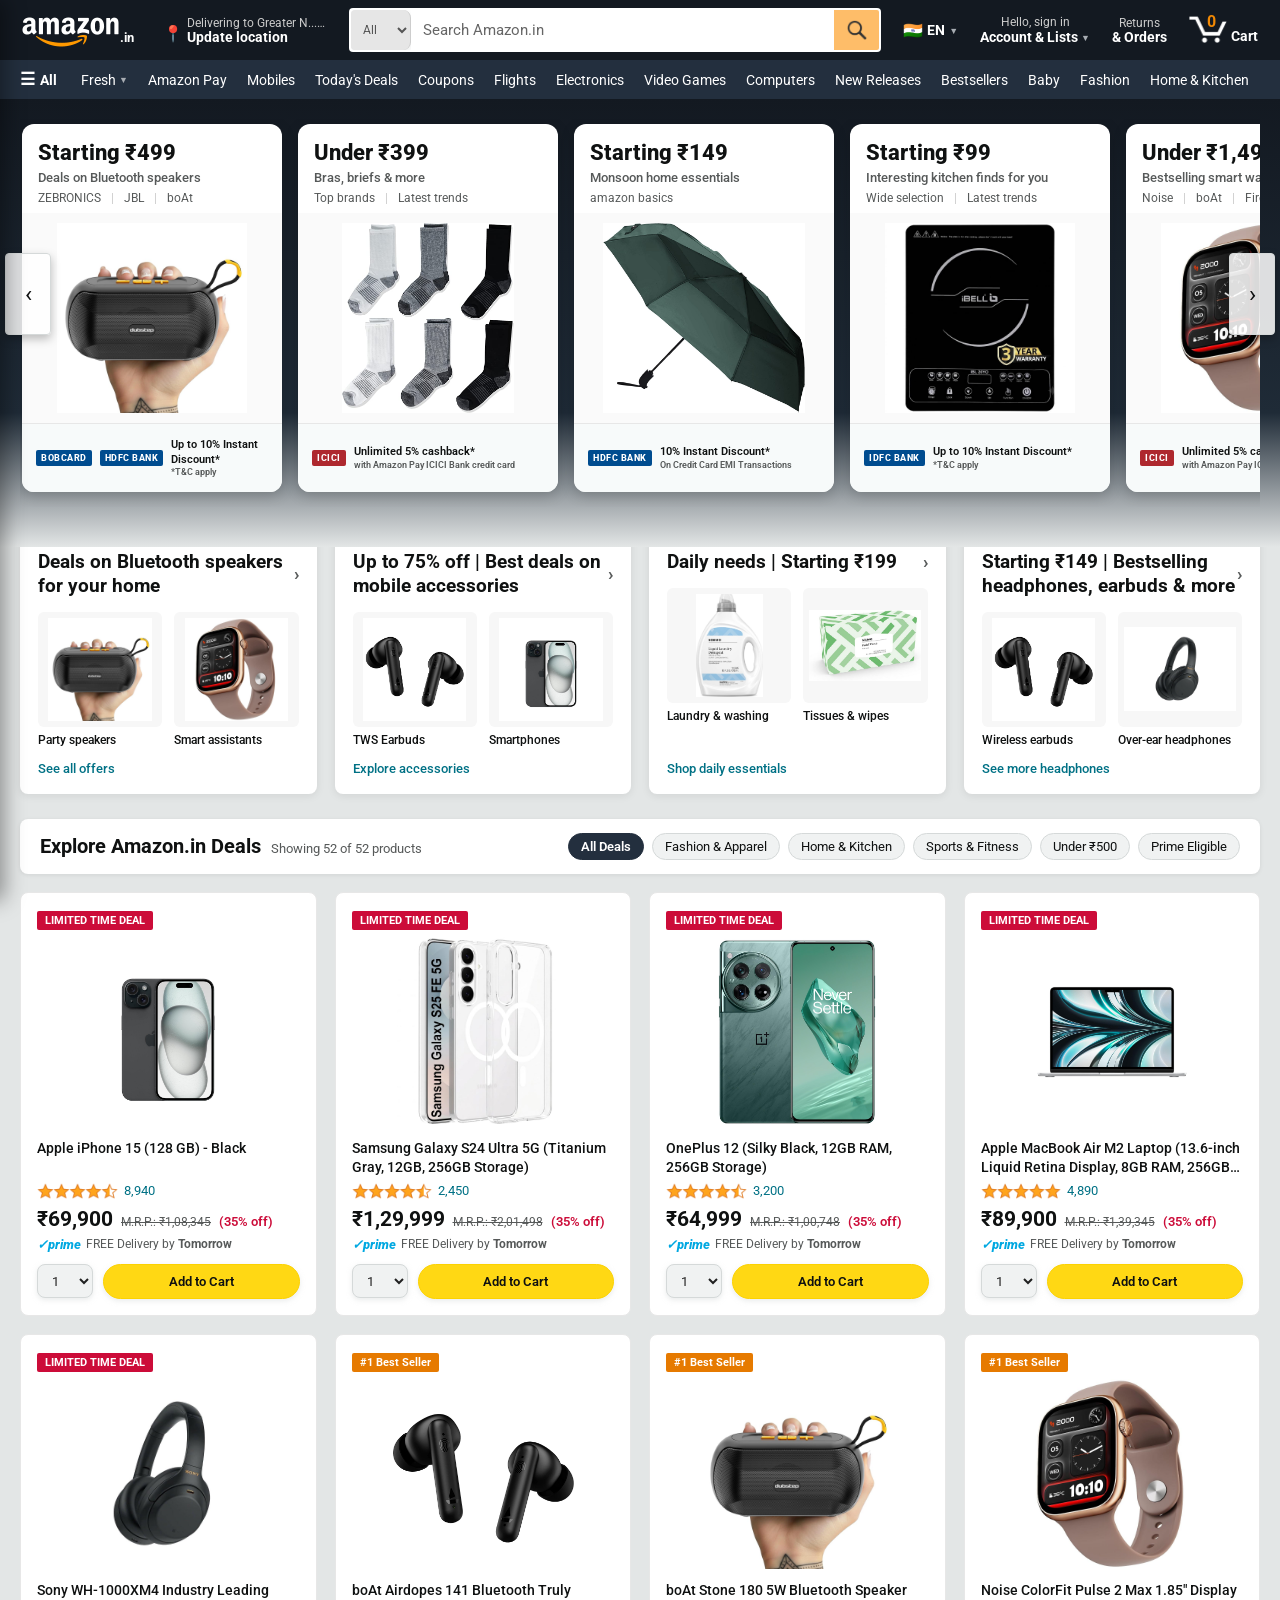
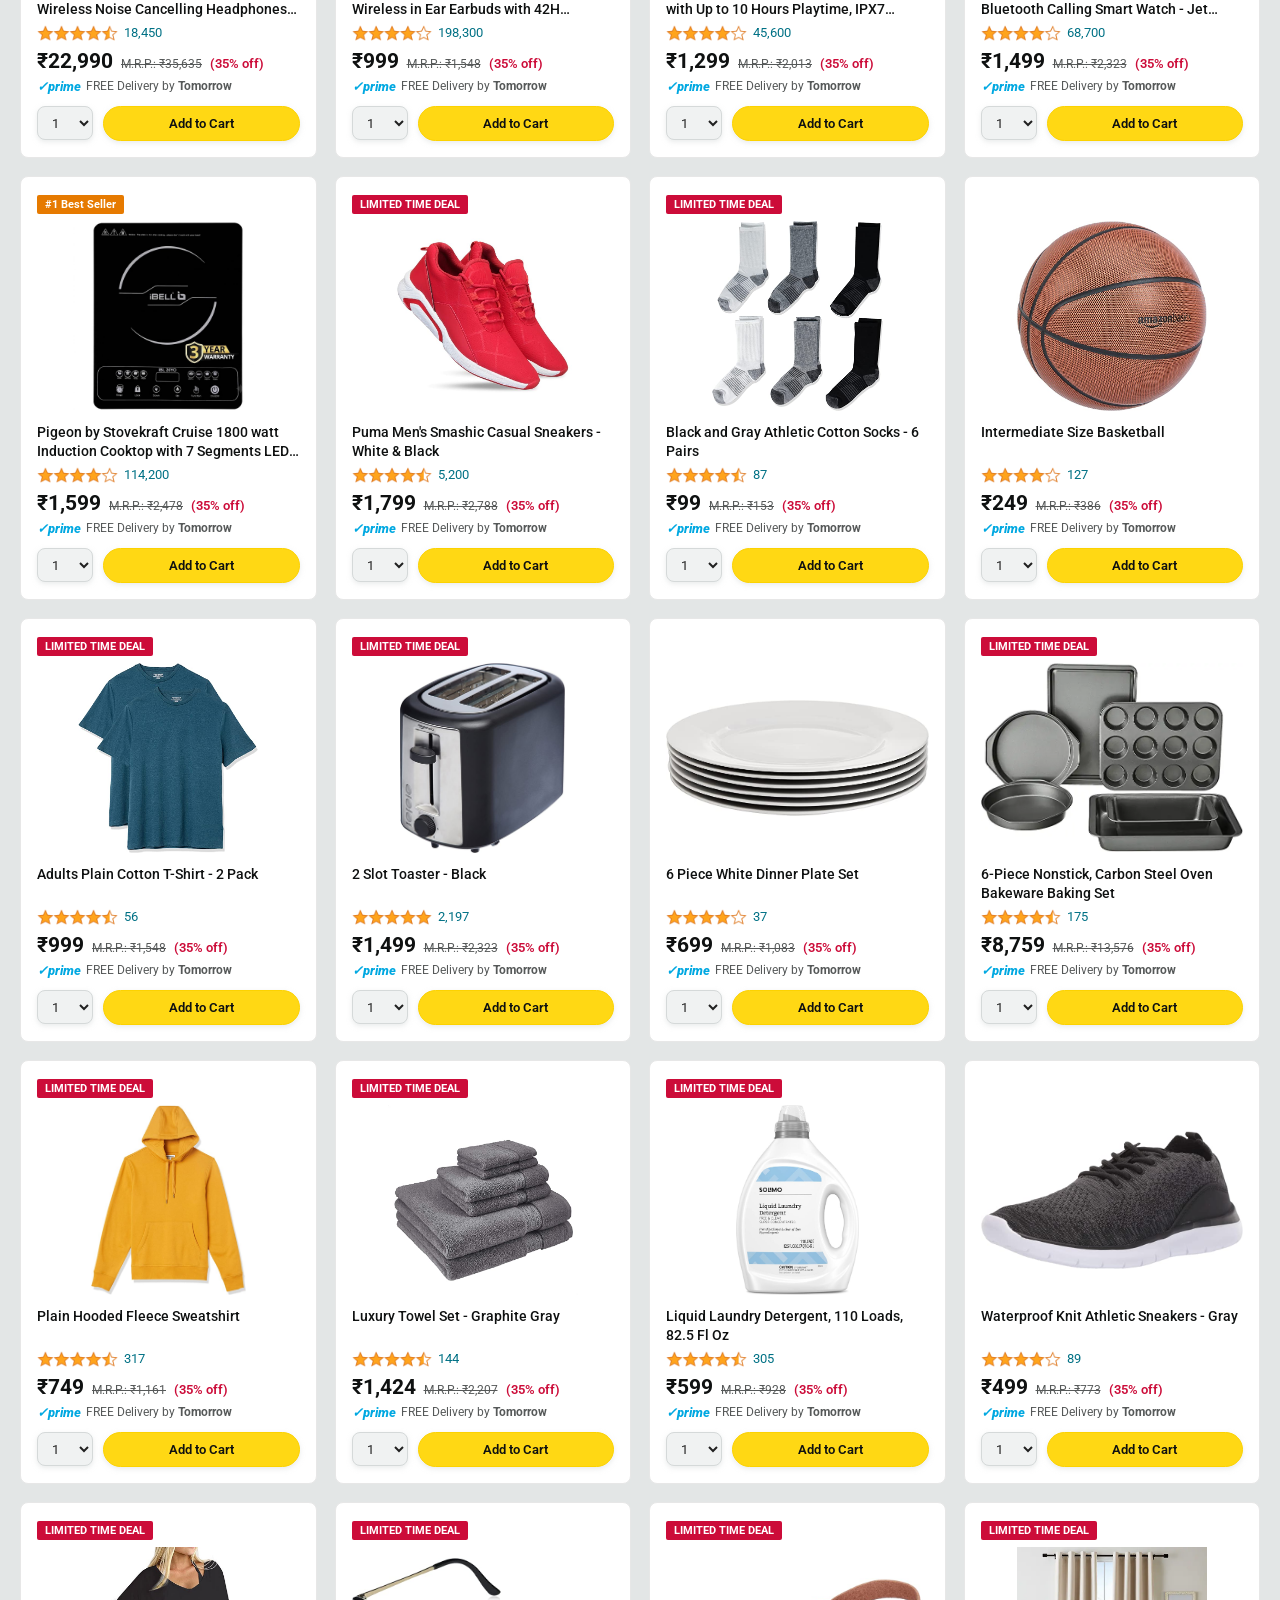
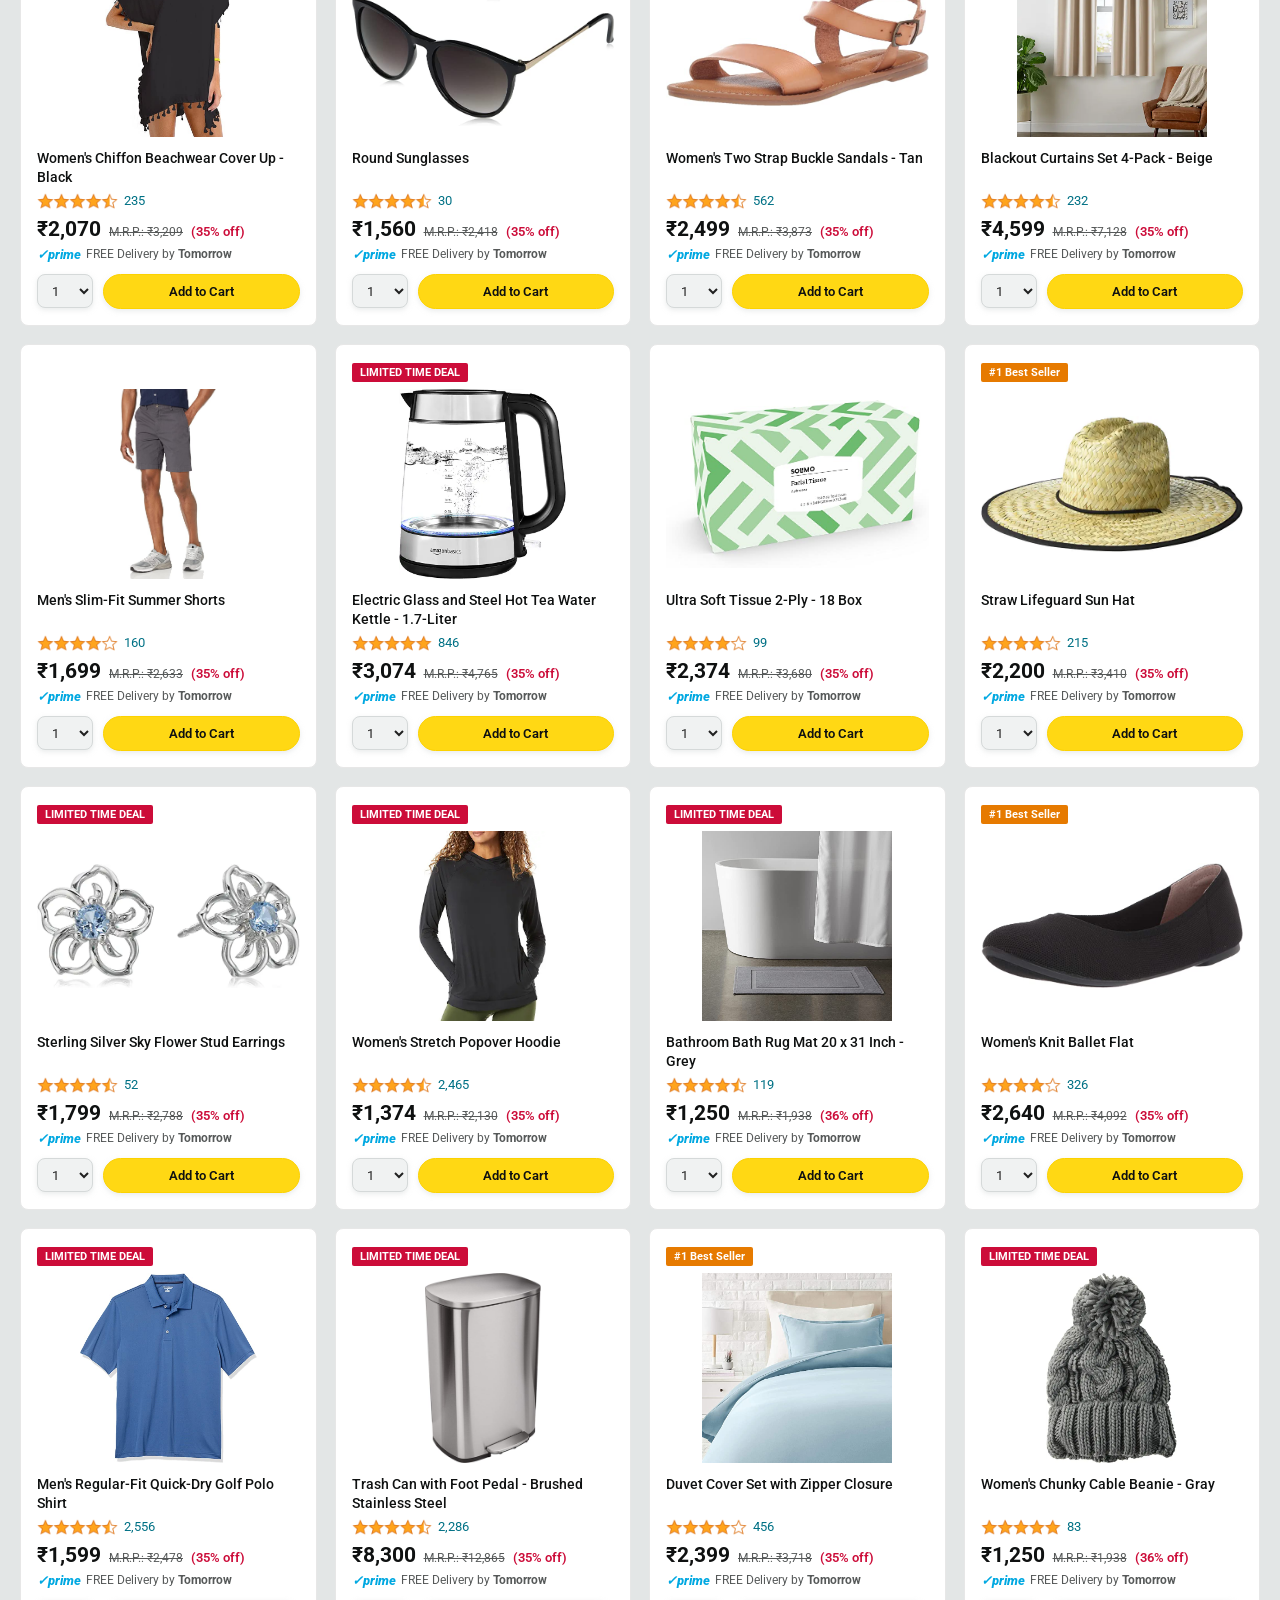
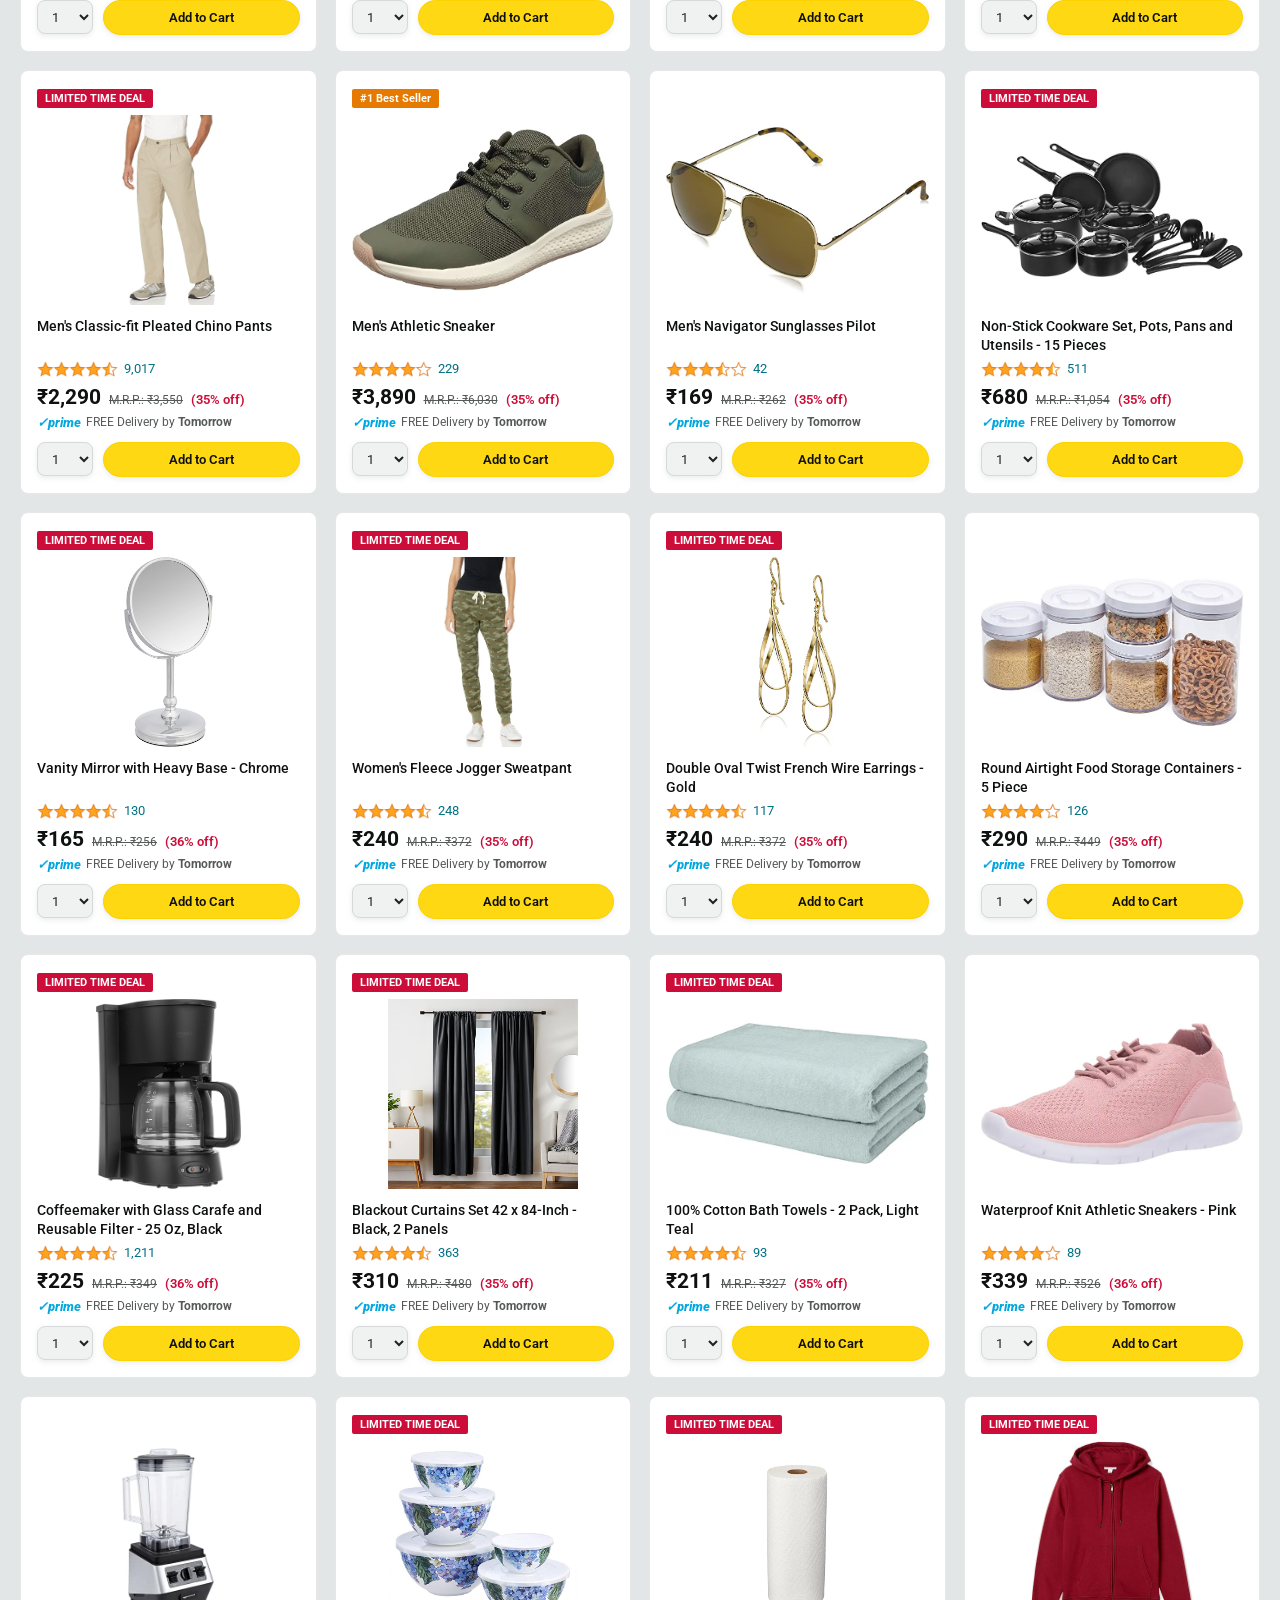
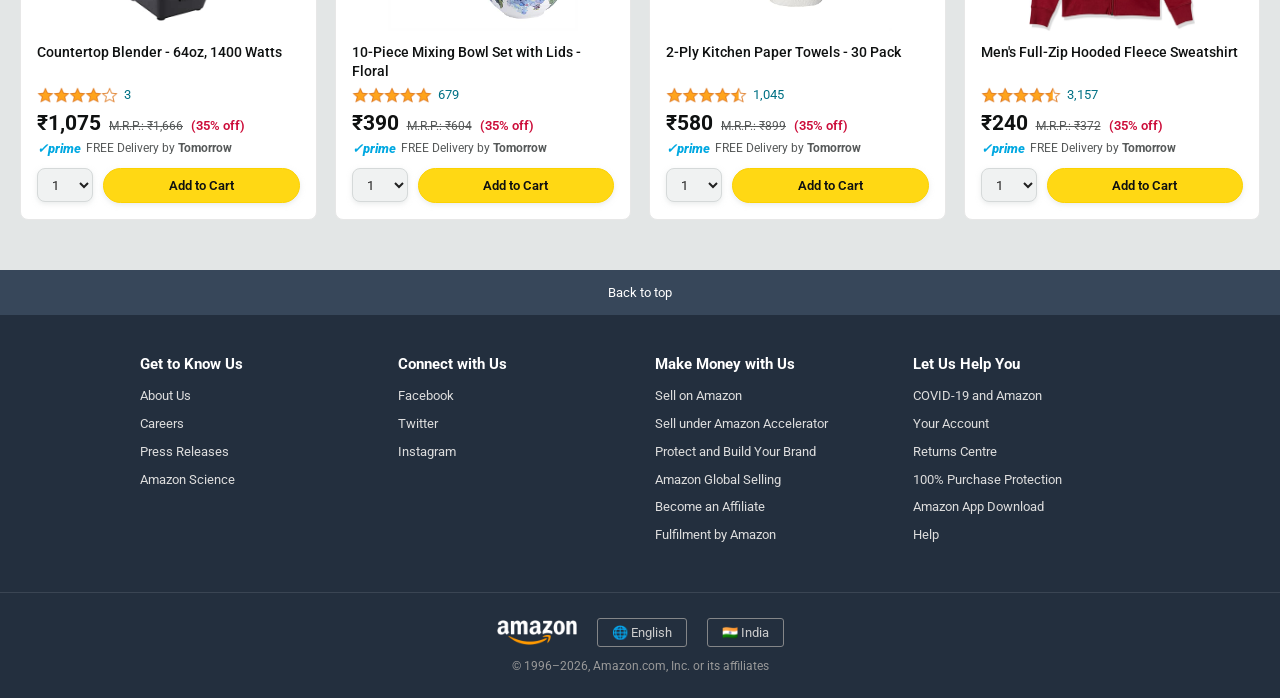
<file: javascript-amazon-project/index.html>
<!DOCTYPE html>
<html lang="en">
  <head>
    <meta charset="UTF-8">
    <title>Online Shopping site in India: Shop Online for Mobiles, Books, Watches, Shoes and More - Amazon.in</title>
    <meta name="viewport" content="width=device-width, initial-scale=1.0">

    <!-- Google Fonts: Roboto -->
    <link rel="preconnect" href="https://fonts.googleapis.com">
    <link rel="preconnect" href="https://fonts.gstatic.com" crossorigin>
    <link href="https://fonts.googleapis.com/css2?family=Roboto:wght@400;500;700;800&display=swap" rel="stylesheet">

    <!-- CSS stylesheets -->
    <link rel="stylesheet" href="styles/shared/general.css">
    <link rel="stylesheet" href="styles/shared/amazon-header.css">
    <link rel="stylesheet" href="styles/pages/amazon.css">
  </head>
  <body>
    <!-- Top Navigation Belt -->
    <header class="amazon-header">
      <div class="amazon-header-left-section">
        <a href="index.html" class="header-link logo-container" title="Amazon India">
          <img class="amazon-logo" src="images/amazon-logo-white.png" alt="Amazon Logo">
          <span class="amazon-in-suffix">.in</span>
          <img class="amazon-mobile-logo" src="images/amazon-mobile-logo-white.png" alt="Amazon Logo">
        </a>

        <!-- Location Widget -->
        <div class="header-link nav-location js-location-btn" title="Choose your delivery location">
          <span class="nav-location-icon">📍</span>
          <div class="nav-location-text">
            <span class="nav-location-line-1 js-header-location-name">Delivering to Greater N... 201310</span>
            <span class="nav-location-line-2">Update location</span>
          </div>
        </div>
      </div>

      <!-- Search Section -->
      <div class="amazon-header-middle-section">
        <form class="search-bar-form js-search-form" action="search.html" method="GET">
          <select class="search-category-select js-search-category" name="category">
            <option value="all" selected>All</option>
            <option value="electronics">Electronics</option>
            <option value="apparel">Fashion</option>
            <option value="kitchen">Home &amp; Kitchen</option>
            <option value="sports">Sports</option>
            <option value="appliances">Appliances</option>
            <option value="daily">Daily Needs</option>
          </select>

          <input class="search-bar js-search-input" type="text" name="search" placeholder="Search Amazon.in" autocomplete="off">

          <button class="search-button js-search-button" type="submit" aria-label="Search">
            <img class="search-icon" src="images/icons/search-icon.png" alt="Search">
          </button>
        </form>
      </div>

      <!-- Right Nav Links -->
      <div class="amazon-header-right-section">
        <!-- Language Selector -->
        <div class="header-link nav-lang-link js-lang-btn">
          <span class="flag-icon">🇮🇳</span>
          <span class="lang-code">EN</span>
          <span class="nav-arrow">▼</span>

          <div class="lang-dropdown-menu js-lang-dropdown">
            <div class="lang-dropdown-item"><input type="radio" name="lang" checked> English - EN</div>
            <div class="lang-dropdown-item"><input type="radio" name="lang"> हिन्दी - HI</div>
            <div class="lang-dropdown-item"><input type="radio" name="lang"> தமிழ் - TA</div>
            <div class="lang-dropdown-item"><input type="radio" name="lang"> తెలుగు - TE</div>
            <div class="lang-dropdown-item"><input type="radio" name="lang"> ಕನ್ನಡ - KN</div>
          </div>
        </div>

        <!-- Account & Lists -->
        <div class="header-link account-link js-account-link">
          <span class="nav-line-1">Hello, sign in</span>
          <span class="nav-line-2">Account &amp; Lists <span class="nav-arrow">▼</span></span>

          <div class="nav-dropdown-menu js-account-dropdown">
            <div class="account-dropdown-signin">
              <a href="checkout.html"><button class="account-signin-btn">Sign in</button></a>
              <div class="account-new-customer">New customer? <a href="#">Start here.</a></div>
            </div>
            <div class="account-dropdown-grid">
              <div class="account-dropdown-col">
                <h4>Your Lists</h4>
                <ul>
                  <li><a href="#">Create a Wish List</a></li>
                  <li><a href="#">Wish from Any Website</a></li>
                  <li><a href="#">Baby Wishlist</a></li>
                  <li><a href="#">Discover Your Style</a></li>
                </ul>
              </div>
              <div class="account-dropdown-col">
                <h4>Your Account</h4>
                <ul>
                  <li><a href="#">Your Account</a></li>
                  <li><a href="orders.html">Your Orders</a></li>
                  <li><a href="#">Your Wish List</a></li>
                  <li><a href="#">Your Recommendations</a></li>
                  <li><a href="#">Your Prime Membership</a></li>
                  <li><a href="checkout.html">Switch Accounts</a></li>
                </ul>
              </div>
            </div>
          </div>
        </div>

        <!-- Returns & Orders -->
        <a class="header-link orders-link" href="orders.html">
          <span class="nav-line-1">Returns</span>
          <span class="nav-line-2">&amp; Orders</span>
        </a>

        <!-- Cart -->
        <a class="header-link cart-link" href="checkout.html" title="Shopping Cart">
          <div class="cart-icon-wrapper">
            <img class="cart-icon" src="images/icons/cart-icon.png" alt="Cart">
            <div class="cart-quantity js-cart-quantity">0</div>
          </div>
          <div class="cart-text">Cart</div>
        </a>
      </div>
    </header>

    <!-- Sub-navigation Bar -->
    <nav class="amazon-subnav">
      <div class="subnav-link subnav-all-btn js-sidebar-toggle">
        <span class="subnav-all-icon">☰</span>
        <span>All</span>
      </div>
      <a class="subnav-link js-subnav-filter" data-category="all" href="#catalog">Fresh <span class="subnav-dropdown-arrow">▼</span></a>
      <a class="subnav-link js-subnav-filter" data-category="all" href="#catalog">Amazon Pay</a>
      <a class="subnav-link js-subnav-filter" data-category="electronics" href="#catalog">Mobiles</a>
      <a class="subnav-link js-subnav-filter" data-category="deals" href="#catalog">Today's Deals</a>
      <a class="subnav-link js-subnav-filter" data-category="all" href="#catalog">Coupons</a>
      <a class="subnav-link js-subnav-filter" data-category="all" href="#catalog">Flights</a>
      <a class="subnav-link js-subnav-filter" data-category="electronics" href="#catalog">Electronics</a>
      <a class="subnav-link js-subnav-filter" data-category="sports" href="#catalog">Video Games</a>
      <a class="subnav-link js-subnav-filter" data-category="electronics" href="#catalog">Computers</a>
      <a class="subnav-link js-subnav-filter" data-category="all" href="#catalog">New Releases</a>
      <a class="subnav-link js-subnav-filter" data-category="bestseller" href="#catalog">Bestsellers</a>
      <a class="subnav-link js-subnav-filter" data-category="all" href="#catalog">Baby</a>
      <a class="subnav-link js-subnav-filter" data-category="apparel" href="#catalog">Fashion</a>
      <a class="subnav-link js-subnav-filter" data-category="kitchen" href="#catalog">Home &amp; Kitchen</a>
    </nav>

    <!-- Main Content -->
    <main class="main">
      <!-- HERO DEALS SECTION (Matching amazon.in screenshot) -->
      <section class="hero-deals-section">
        <div class="deals-carousel-wrapper">
          <div class="carousel-scroll-btn prev-btn js-carousel-prev" aria-label="Previous Deal">‹</div>
          <div class="carousel-scroll-btn next-btn js-carousel-next" aria-label="Next Deal">›</div>

          <div class="deals-carousel js-deals-carousel">
            <!-- Deal Card 1: Bluetooth speakers -->
            <div class="deal-card js-deal-card-filter" data-category="electronics" data-keyword="speaker">
              <div class="deal-card-header">
                <div class="deal-card-title">Starting ₹499</div>
                <div class="deal-card-subtitle">Deals on Bluetooth speakers</div>
                <div class="deal-card-tags">
                  <span>ZEBRONICS</span>
                  <span>JBL</span>
                  <span>boAt</span>
                </div>
              </div>
              <div class="deal-card-image-wrap">
                <img class="deal-card-image" src="images/products/bluetooth-speaker.jpg" alt="Bluetooth speakers">
              </div>
              <div class="deal-card-bank-banner">
                <span class="bank-logo-badge">BOBCARD</span>
                <span class="bank-logo-badge">HDFC BANK</span>
                <div class="bank-banner-text">
                  Up to 10% Instant Discount*
                  <div class="bank-banner-sub">*T&amp;C apply</div>
                </div>
              </div>
            </div>

            <!-- Deal Card 2: Bras, briefs & more -->
            <div class="deal-card js-deal-card-filter" data-category="apparel" data-keyword="clothing">
              <div class="deal-card-header">
                <div class="deal-card-title">Under ₹399</div>
                <div class="deal-card-subtitle">Bras, briefs &amp; more</div>
                <div class="deal-card-tags">
                  <span>Top brands</span>
                  <span>Latest trends</span>
                </div>
              </div>
              <div class="deal-card-image-wrap">
                <img class="deal-card-image" src="images/products/athletic-cotton-socks-6-pairs.jpg" alt="Apparel Essentials">
              </div>
              <div class="deal-card-bank-banner">
                <span class="bank-logo-badge icici">ICICI</span>
                <div class="bank-banner-text">
                  Unlimited 5% cashback*
                  <div class="bank-banner-sub">with Amazon Pay ICICI Bank credit card</div>
                </div>
              </div>
            </div>

            <!-- Deal Card 3: Monsoon home essentials -->
            <div class="deal-card js-deal-card-filter" data-category="kitchen" data-keyword="home">
              <div class="deal-card-header">
                <div class="deal-card-title">Starting ₹149</div>
                <div class="deal-card-subtitle">Monsoon home essentials</div>
                <div class="deal-card-tags">
                  <span>amazon basics</span>
                </div>
              </div>
              <div class="deal-card-image-wrap">
                <img class="deal-card-image" src="images/products/umbrella.jpg" alt="Home Essentials">
              </div>
              <div class="deal-card-bank-banner">
                <span class="bank-logo-badge">HDFC BANK</span>
                <div class="bank-banner-text">
                  10% Instant Discount*
                  <div class="bank-banner-sub">On Credit Card EMI Transactions</div>
                </div>
              </div>
            </div>

            <!-- Deal Card 4: Kitchen finds -->
            <div class="deal-card js-deal-card-filter" data-category="kitchen" data-keyword="induction">
              <div class="deal-card-header">
                <div class="deal-card-title">Starting ₹99</div>
                <div class="deal-card-subtitle">Interesting kitchen finds for you</div>
                <div class="deal-card-tags">
                  <span>Wide selection</span>
                  <span>Latest trends</span>
                </div>
              </div>
              <div class="deal-card-image-wrap">
                <img class="deal-card-image" src="images/products/induction-cooktop.jpg" alt="Kitchen Finds">
              </div>
              <div class="deal-card-bank-banner">
                <span class="bank-logo-badge">IDFC BANK</span>
                <div class="bank-banner-text">
                  Up to 10% Instant Discount*
                  <div class="bank-banner-sub">*T&amp;C apply</div>
                </div>
              </div>
            </div>

            <!-- Deal Card 5: Bestselling smart watches -->
            <div class="deal-card js-deal-card-filter" data-category="electronics" data-keyword="smartwatch">
              <div class="deal-card-header">
                <div class="deal-card-title">Under ₹1,499</div>
                <div class="deal-card-subtitle">Bestselling smart watches</div>
                <div class="deal-card-tags">
                  <span>Noise</span>
                  <span>boAt</span>
                  <span>Fire-Boltt</span>
                </div>
              </div>
              <div class="deal-card-image-wrap">
                <img class="deal-card-image" src="images/products/smart-watch.jpg" alt="Bestselling Smartwatches">
              </div>
              <div class="deal-card-bank-banner">
                <span class="bank-logo-badge icici">ICICI</span>
                <div class="bank-banner-text">
                  Unlimited 5% cashback*
                  <div class="bank-banner-sub">with Amazon Pay ICICI Bank credit card</div>
                </div>
              </div>
            </div>

            <!-- Deal Card 6: Top Trends -->
            <div class="deal-card js-deal-card-filter" data-category="apparel" data-keyword="sweaters">
              <div class="deal-card-header">
                <div class="deal-card-title">Under ₹799</div>
                <div class="deal-card-subtitle">Trending hoodies &amp; sportswear</div>
                <div class="deal-card-tags">
                  <span>Premium fit</span>
                  <span>Fast delivery</span>
                </div>
              </div>
              <div class="deal-card-image-wrap">
                <img class="deal-card-image" src="images/products/plain-hooded-fleece-sweatshirt-yellow.jpg" alt="Fleece Hoodies">
              </div>
              <div class="deal-card-bank-banner">
                <span class="bank-logo-badge basics">BASICS</span>
                <div class="bank-banner-text">
                  Great Indian Festival Deals
                  <div class="bank-banner-sub">Flat ₹100 cashback on ₹999+</div>
                </div>
              </div>
            </div>
          </div>
        </div>
      </section>

      <!-- MULTI-ITEM 4-COLUMN FEATURE SECTION (From screenshot) -->
      <section class="feature-section">
        <div class="feature-cards-grid">
          <!-- Box 1 -->
          <div class="feature-box">
            <div class="feature-box-title">
              <span>Deals on Bluetooth speakers for your home</span>
              <span class="arrow">›</span>
            </div>
            <div class="feature-box-items-2col">
              <div class="feature-mini-item js-feature-click" data-category="electronics" data-keyword="speaker">
                <div class="feature-mini-img-wrap">
                  <img class="feature-mini-img" src="images/products/bluetooth-speaker.jpg" alt="Party speakers">
                </div>
                <div class="feature-mini-label">Party speakers</div>
              </div>
              <div class="feature-mini-item js-feature-click" data-category="electronics" data-keyword="speaker">
                <div class="feature-mini-img-wrap">
                  <img class="feature-mini-img" src="images/products/smart-watch.jpg" alt="Smart assistants">
                </div>
                <div class="feature-mini-label">Smart assistants</div>
              </div>
            </div>
            <a href="search.html?search=speaker" class="feature-box-link">See all offers</a>
          </div>

          <!-- Box 2 -->
          <div class="feature-box">
            <div class="feature-box-title">
              <span>Up to 75% off | Best deals on mobile accessories</span>
              <span class="arrow">›</span>
            </div>
            <div class="feature-box-items-2col">
              <div class="feature-mini-item js-feature-click" data-category="electronics" data-keyword="earbuds">
                <div class="feature-mini-img-wrap">
                  <img class="feature-mini-img" src="images/products/boat-airdopes-141.jpg" alt="TWS Earbuds">
                </div>
                <div class="feature-mini-label">TWS Earbuds</div>
              </div>
              <div class="feature-mini-item js-feature-click" data-category="electronics" data-keyword="iphone">
                <div class="feature-mini-img-wrap">
                  <img class="feature-mini-img" src="images/products/iphone-15-black.jpg" alt="Smartphones">
                </div>
                <div class="feature-mini-label">Smartphones</div>
              </div>
            </div>
            <a href="search.html?search=mobile" class="feature-box-link">Explore accessories</a>
          </div>

          <!-- Box 3 -->
          <div class="feature-box">
            <div class="feature-box-title">
              <span>Daily needs | Starting ₹199</span>
              <span class="arrow">›</span>
            </div>
            <div class="feature-box-items-2col">
              <div class="feature-mini-item js-feature-click" data-category="daily" data-keyword="cleaning">
                <div class="feature-mini-img-wrap">
                  <img class="feature-mini-img" src="images/products/liquid-laundry-detergent-plain.jpg" alt="Laundry Detergent">
                </div>
                <div class="feature-mini-label">Laundry &amp; washing</div>
              </div>
              <div class="feature-mini-item js-feature-click" data-category="daily" data-keyword="kitchen">
                <div class="feature-mini-img-wrap">
                  <img class="feature-mini-img" src="images/products/facial-tissue-2-ply-18-boxes.jpg" alt="Paper tissues">
                </div>
                <div class="feature-mini-label">Tissues &amp; wipes</div>
              </div>
            </div>
            <a href="search.html?category=daily" class="feature-box-link">Shop daily essentials</a>
          </div>

          <!-- Box 4 -->
          <div class="feature-box">
            <div class="feature-box-title">
              <span>Starting ₹149 | Bestselling headphones, earbuds &amp; more</span>
              <span class="arrow">›</span>
            </div>
            <div class="feature-box-items-2col">
              <div class="feature-mini-item js-feature-click" data-category="electronics" data-keyword="earbuds">
                <div class="feature-mini-img-wrap">
                  <img class="feature-mini-img" src="images/products/boat-airdopes-141.jpg" alt="Wireless earphones">
                </div>
                <div class="feature-mini-label">Wireless earbuds</div>
              </div>
              <div class="feature-mini-item js-feature-click" data-category="electronics" data-keyword="headphones">
                <div class="feature-mini-img-wrap">
                  <img class="feature-mini-img" src="images/products/sony-headphones.jpg" alt="Over-ear headphones">
                </div>
                <div class="feature-mini-label">Over-ear headphones</div>
              </div>
            </div>
            <a href="search.html?search=headphones" class="feature-box-link">See more headphones</a>
          </div>
        </div>
      </section>

      <!-- PRODUCTS CATALOG SECTION -->
      <section class="catalog-section" id="catalog">
        <div class="catalog-header-bar">
          <div class="catalog-title-wrap">
            <h2 class="catalog-title js-catalog-title">Explore Amazon.in Deals</h2>
            <span class="catalog-count-label js-catalog-count">Showing all products</span>
          </div>

          <!-- Filter Pills -->
          <div class="catalog-filter-pills">
            <button class="filter-pill active js-filter-pill" data-category="all">All Deals</button>
            <button class="filter-pill js-filter-pill" data-category="apparel">Fashion &amp; Apparel</button>
            <button class="filter-pill js-filter-pill" data-category="kitchen">Home &amp; Kitchen</button>
            <button class="filter-pill js-filter-pill" data-category="sports">Sports &amp; Fitness</button>
            <button class="filter-pill js-filter-pill" data-category="under500">Under ₹500</button>
            <button class="filter-pill js-filter-pill" data-category="prime">Prime Eligible</button>
          </div>
        </div>

        <!-- Dynamic Products Grid -->
        <div class="products-grid js-products-grid">
          <!-- Dynamically populated by amazon.js -->
        </div>
      </section>
    </main>

    <!-- Side Navigation Drawer (☰ All Menu) -->
    <div class="sidebar-overlay js-sidebar-overlay"></div>
    <button class="sidebar-close-btn js-sidebar-close-btn" aria-label="Close Menu">✕</button>

    <aside class="amazon-sidebar js-amazon-sidebar">
      <div class="sidebar-header">
        <span class="sidebar-user-avatar">👤</span>
        <span class="sidebar-greeting">Hello, sign in</span>
      </div>

      <div class="sidebar-content">
        <div class="sidebar-section">
          <div class="sidebar-section-title">Trending</div>
          <a class="sidebar-menu-item js-sidebar-link" data-category="bestseller" href="#catalog">Best Sellers <span class="arrow">›</span></a>
          <a class="sidebar-menu-item js-sidebar-link" data-category="all" href="#catalog">New Releases <span class="arrow">›</span></a>
          <a class="sidebar-menu-item js-sidebar-link" data-category="deals" href="#catalog">Movers and Shakers <span class="arrow">›</span></a>
        </div>

        <div class="sidebar-section">
          <div class="sidebar-section-title">Digital Content &amp; Devices</div>
          <a class="sidebar-menu-item js-sidebar-link" data-category="electronics" href="#catalog">Amazon Prime Video <span class="arrow">›</span></a>
          <a class="sidebar-menu-item js-sidebar-link" data-category="electronics" href="#catalog">Echo &amp; Alexa <span class="arrow">›</span></a>
          <a class="sidebar-menu-item js-sidebar-link" data-category="electronics" href="#catalog">Fire TV <span class="arrow">›</span></a>
          <a class="sidebar-menu-item js-sidebar-link" data-category="all" href="#catalog">Amazon Prime Music <span class="arrow">›</span></a>
        </div>

        <div class="sidebar-section">
          <div class="sidebar-section-title">Shop by Category</div>
          <a class="sidebar-menu-item js-sidebar-link" data-category="electronics" href="#catalog">Mobiles, Computers <span class="arrow">›</span></a>
          <a class="sidebar-menu-item js-sidebar-link" data-category="appliances" href="#catalog">TV, Appliances, Electronics <span class="arrow">›</span></a>
          <a class="sidebar-menu-item js-sidebar-link" data-category="apparel" href="#catalog">Men's Fashion <span class="arrow">›</span></a>
          <a class="sidebar-menu-item js-sidebar-link" data-category="apparel" href="#catalog">Women's Fashion <span class="arrow">›</span></a>
          <a class="sidebar-menu-item js-sidebar-link" data-category="kitchen" href="#catalog">Home, Kitchen, Pets <span class="arrow">›</span></a>
          <a class="sidebar-menu-item js-sidebar-link" data-category="sports" href="#catalog">Sports, Fitness, Bags, Luggage <span class="arrow">›</span></a>
        </div>

        <div class="sidebar-section">
          <div class="sidebar-section-title">Programs &amp; Features</div>
          <a class="sidebar-menu-item js-sidebar-link" data-category="all" href="#catalog">Amazon Pay <span class="arrow">›</span></a>
          <a class="sidebar-menu-item js-sidebar-link" data-category="all" href="#catalog">Gift Cards &amp; Mobile Recharges <span class="arrow">›</span></a>
          <a class="sidebar-menu-item js-sidebar-link" data-category="deals" href="#catalog">Today's Deals <span class="arrow">›</span></a>
        </div>

        <div class="sidebar-section">
          <div class="sidebar-section-title">Help &amp; Settings</div>
          <a class="sidebar-menu-item" href="orders.html">Your Orders</a>
          <a class="sidebar-menu-item" href="checkout.html">Your Account</a>
          <a class="sidebar-menu-item" href="#">Customer Service</a>
          <a class="sidebar-menu-item" href="checkout.html">Sign in</a>
        </div>
      </div>
    </aside>

    <!-- Location Modal -->
    <div class="modal-overlay js-location-modal-overlay">
      <div class="location-modal">
        <div class="location-modal-header">
          <h3>Choose your location</h3>
          <button class="location-modal-close js-location-modal-close" aria-label="Close">✕</button>
        </div>
        <div class="location-modal-body">
          <p class="location-modal-desc">
            Select a delivery location to see product availability and delivery options for your area.
          </p>

          <form class="pincode-input-row js-pincode-form" onsubmit="return false;">
            <input class="pincode-input js-pincode-input" type="text" placeholder="Enter an Indian pincode" maxlength="6">
            <button class="pincode-apply-btn js-pincode-apply-btn" type="submit">Apply</button>
          </form>

          <div style="font-size: 13px; font-weight: 700; margin-top: 15px; margin-bottom: 8px;">
            Or choose a major Indian city:
          </div>

          <div class="city-quick-pills">
            <button class="city-pill js-quick-city" data-location="Greater Noida 201310">Greater Noida (201310)</button>
            <button class="city-pill js-quick-city" data-location="New Delhi 110001">New Delhi (110001)</button>
            <button class="city-pill js-quick-city" data-location="Mumbai 400001">Mumbai (400001)</button>
            <button class="city-pill js-quick-city" data-location="Bengaluru 560001">Bengaluru (560001)</button>
            <button class="city-pill js-quick-city" data-location="Hyderabad 500001">Hyderabad (500001)</button>
            <button class="city-pill js-quick-city" data-location="Chennai 600001">Chennai (600001)</button>
          </div>
        </div>
      </div>
    </div>

    <!-- Authentic Amazon Footer -->
    <footer class="amazon-footer">
      <div class="back-to-top-btn js-back-to-top">
        Back to top
      </div>

      <div class="footer-main">
        <div class="footer-col">
          <div class="footer-col-title">Get to Know Us</div>
          <ul class="footer-links-list">
            <li><a href="#">About Us</a></li>
            <li><a href="#">Careers</a></li>
            <li><a href="#">Press Releases</a></li>
            <li><a href="#">Amazon Science</a></li>
          </ul>
        </div>

        <div class="footer-col">
          <div class="footer-col-title">Connect with Us</div>
          <ul class="footer-links-list">
            <li><a href="#">Facebook</a></li>
            <li><a href="#">Twitter</a></li>
            <li><a href="#">Instagram</a></li>
          </ul>
        </div>

        <div class="footer-col">
          <div class="footer-col-title">Make Money with Us</div>
          <ul class="footer-links-list">
            <li><a href="#">Sell on Amazon</a></li>
            <li><a href="#">Sell under Amazon Accelerator</a></li>
            <li><a href="#">Protect and Build Your Brand</a></li>
            <li><a href="#">Amazon Global Selling</a></li>
            <li><a href="#">Become an Affiliate</a></li>
            <li><a href="#">Fulfilment by Amazon</a></li>
          </ul>
        </div>

        <div class="footer-col">
          <div class="footer-col-title">Let Us Help You</div>
          <ul class="footer-links-list">
            <li><a href="#">COVID-19 and Amazon</a></li>
            <li><a href="checkout.html">Your Account</a></li>
            <li><a href="orders.html">Returns Centre</a></li>
            <li><a href="#">100% Purchase Protection</a></li>
            <li><a href="#">Amazon App Download</a></li>
            <li><a href="#">Help</a></li>
          </ul>
        </div>
      </div>

      <div class="footer-bottom">
        <div class="footer-bottom-logo">
          <img src="images/amazon-logo-white.png" alt="Amazon" style="width: 80px;">
          <div class="footer-country-pill">
            <span>🌐 English</span>
          </div>
          <div class="footer-country-pill">
            <span>🇮🇳 India</span>
          </div>
        </div>
        <div class="footer-copyright">
          &copy; 1996–2026, Amazon.com, Inc. or its affiliates
        </div>
      </div>
    </footer>

    <!-- Scripts -->
    <script src="data/products.js"></script>
    <script type="module" src="scripts/amazon.js"></script>
  </body>
</html>
</file>
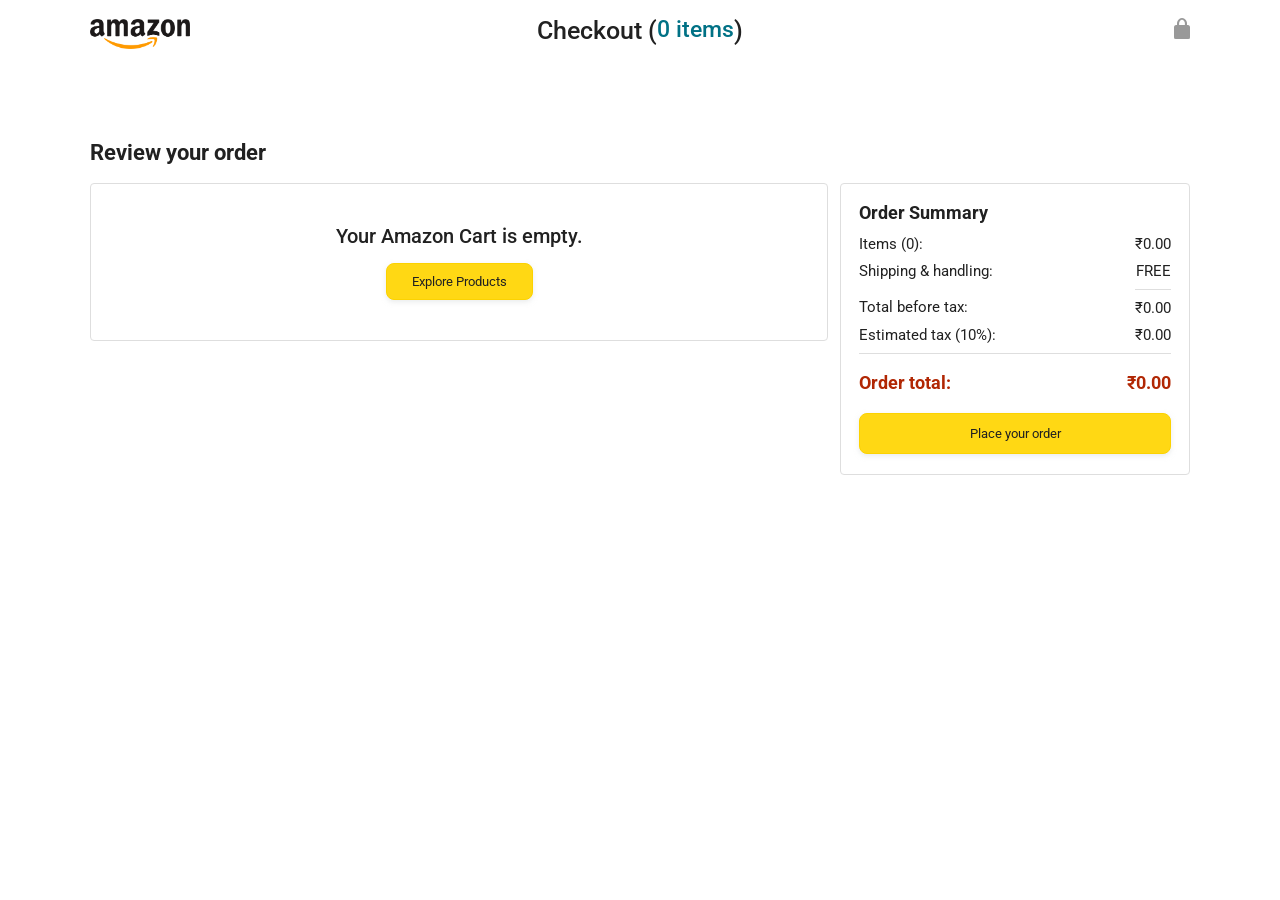
<file: javascript-amazon-project/checkout.html>
<!DOCTYPE html>
<html>
  <head>
    <title>Checkout</title>

    <!-- This code is needed for responsive design to work.
      (Responsive design = make the website look good on
      smaller screen sizes like a phone or a tablet). -->
    <meta name="viewport" content="width=device-width, initial-scale=1">

    <!-- Load a font called Roboto from Google Fonts. -->
    <link rel="preconnect" href="https://fonts.googleapis.com">
    <link rel="preconnect" href="https://fonts.gstatic.com" crossorigin>
    <link href="https://fonts.googleapis.com/css2?family=Roboto:wght@400;500;700&display=swap" rel="stylesheet">

    <!-- Here are the CSS files for this page. -->
    <link rel="stylesheet" href="styles/shared/general.css">
    <link rel="stylesheet" href="styles/pages/checkout/checkout-header.css">
    <link rel="stylesheet" href="styles/pages/checkout/checkout.css">
  </head>
  <body>
    <div class="checkout-header">
      <div class="header-content">
        <div class="checkout-header-left-section">
          <a href="index.html">
            <img class="amazon-logo" src="images/amazon-logo.png">
            <img class="amazon-mobile-logo" src="images/amazon-mobile-logo.png">
          </a>
        </div>

        <div class="checkout-header-middle-section">
          Checkout (<a class="return-to-home-link"
            href="index.html"><span class="js-checkout-header-items">0 items</span></a>)
        </div>

        <div class="checkout-header-right-section">
          <img src="images/icons/checkout-lock-icon.png">
        </div>
      </div>
    </div>

    <div class="main">
      <div class="page-title">Review your order</div>

      <div class="checkout-grid">
        <div class="order-summary js-order-summary">
        </div>

        <div class="payment-summary">
          <div class="payment-summary-title">
            Order Summary
          </div>

          <div class="payment-summary-row">
            <div>Items (<span class="js-payment-summary-items">0</span>):</div>
            <div class="payment-summary-money js-payment-summary-items-cost">&#8377;0.00</div>
          </div>

          <div class="payment-summary-row">
            <div>Shipping &amp; handling:</div>
            <div class="payment-summary-money js-payment-summary-shipping">FREE</div>
          </div>

          <div class="payment-summary-row subtotal-row">
            <div>Total before tax:</div>
            <div class="payment-summary-money js-payment-summary-subtotal">&#8377;0.00</div>
          </div>

          <div class="payment-summary-row">
            <div>Estimated tax (10%):</div>
            <div class="payment-summary-money js-payment-summary-tax">&#8377;0.00</div>
          </div>

          <div class="payment-summary-row total-row">
            <div>Order total:</div>
            <div class="payment-summary-money js-payment-summary-total">&#8377;0.00</div>
          </div>

          <button class="place-order-button button-primary">
            Place your order
          </button>
        </div>
      </div>
    </div>

    <script src="data/products.js"></script>
    <script type="module" src="scripts/checkout.js"></script>
  </body>
</html>
</file>
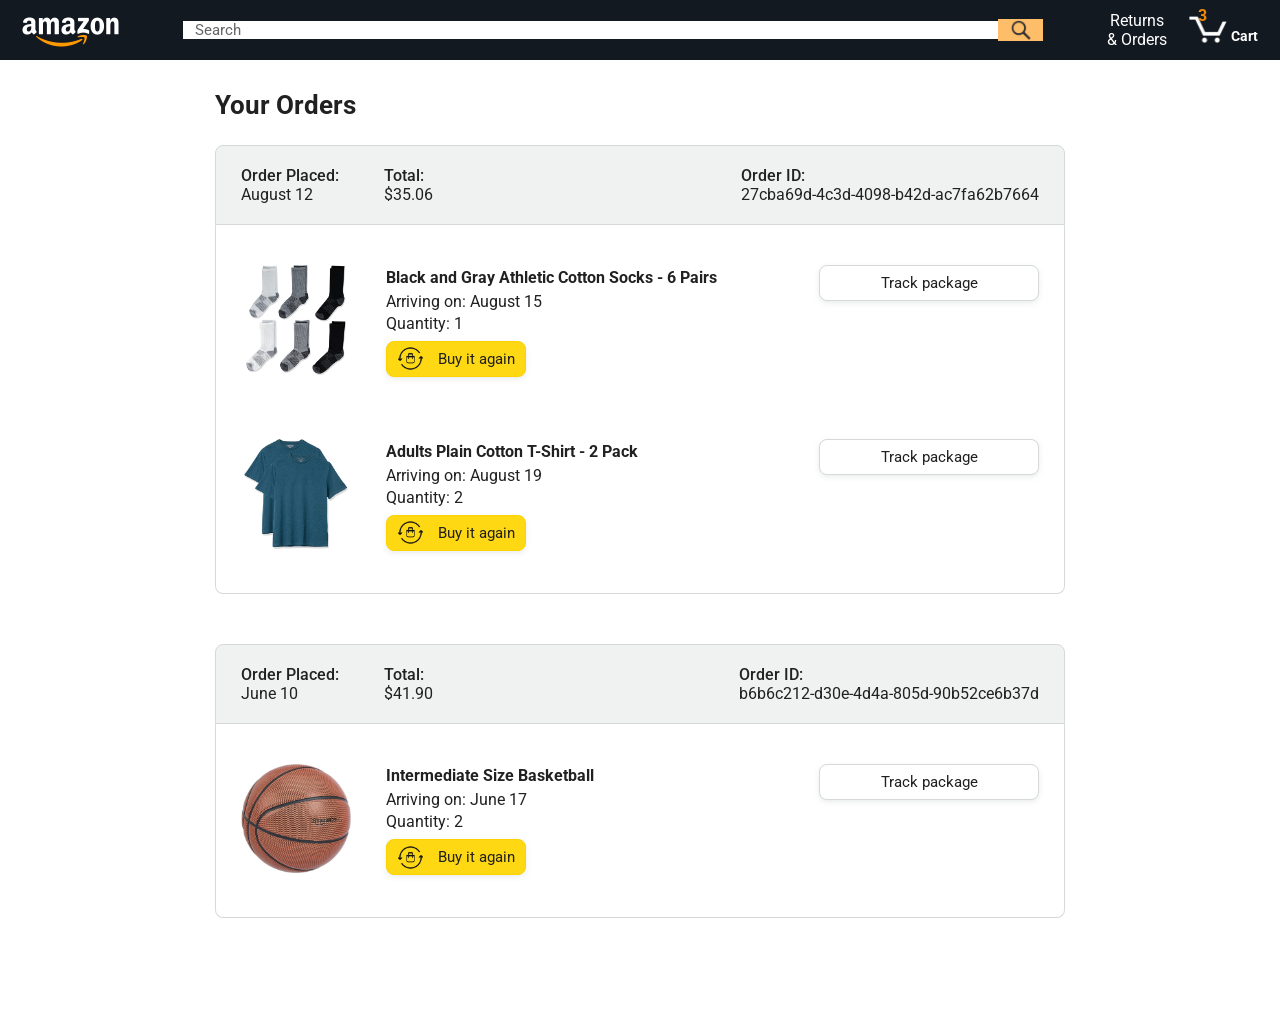
<file: javascript-amazon-project/orders.html>
<!DOCTYPE html>
<html>
  <head>
    <title>Orders</title>

    <!-- This code is needed for responsive design to work.
      (Responsive design = make the website look good on
      smaller screen sizes like a phone or a tablet). -->
    <meta name="viewport" content="width=device-width, initial-scale=1">

    <!-- Load a font called Roboto from Google Fonts. -->
    <link rel="preconnect" href="https://fonts.googleapis.com">
    <link rel="preconnect" href="https://fonts.gstatic.com" crossorigin>
    <link href="https://fonts.googleapis.com/css2?family=Roboto:wght@400;500;700&display=swap" rel="stylesheet">

    <!-- Here are the CSS files for this page. -->
    <link rel="stylesheet" href="styles/shared/general.css">
    <link rel="stylesheet" href="styles/shared/amazon-header.css">
    <link rel="stylesheet" href="styles/pages/orders.css">
  </head>
  <body>
    <div class="amazon-header">
      <div class="amazon-header-left-section">
        <a href="index.html" class="header-link">
          <img class="amazon-logo"
            src="images/amazon-logo-white.png">
          <img class="amazon-mobile-logo"
            src="images/amazon-mobile-logo-white.png">
        </a>
      </div>

      <div class="amazon-header-middle-section">
        <input class="search-bar" type="text" placeholder="Search">

        <button class="search-button">
          <img class="search-icon" src="images/icons/search-icon.png">
        </button>
      </div>

      <div class="amazon-header-right-section">
        <a class="orders-link header-link" href="orders.html">
          <span class="returns-text">Returns</span>
          <span class="orders-text">& Orders</span>
        </a>

        <a class="cart-link header-link" href="checkout.html">
          <img class="cart-icon" src="images/icons/cart-icon.png">
          <div class="cart-quantity">3</div>
          <div class="cart-text">Cart</div>
        </a>
      </div>
    </div>

    <div class="main">
      <div class="page-title">Your Orders</div>

      <div class="orders-grid">
        <div class="order-container">
          
          <div class="order-header">
            <div class="order-header-left-section">
              <div class="order-date">
                <div class="order-header-label">Order Placed:</div>
                <div>August 12</div>
              </div>
              <div class="order-total">
                <div class="order-header-label">Total:</div>
                <div>$35.06</div>
              </div>
            </div>

            <div class="order-header-right-section">
              <div class="order-header-label">Order ID:</div>
              <div>27cba69d-4c3d-4098-b42d-ac7fa62b7664</div>
            </div>
          </div>

          <div class="order-details-grid">
            <div class="product-image-container">
              <img src="images/products/athletic-cotton-socks-6-pairs.jpg">
            </div>

            <div class="product-details">
              <div class="product-name">
                Black and Gray Athletic Cotton Socks - 6 Pairs
              </div>
              <div class="product-delivery-date">
                Arriving on: August 15
              </div>
              <div class="product-quantity">
                Quantity: 1
              </div>
              <button class="buy-again-button button-primary">
                <img class="buy-again-icon" src="images/icons/buy-again.png">
                <span class="buy-again-message">Buy it again</span>
              </button>
            </div>

            <div class="product-actions">
              <a href="tracking.html">
                <button class="track-package-button button-secondary">
                  Track package
                </button>
              </a>
            </div>

            <div class="product-image-container">
              <img src="images/products/adults-plain-cotton-tshirt-2-pack-teal.jpg">
            </div>

            <div class="product-details">
              <div class="product-name">
                Adults Plain Cotton T-Shirt - 2 Pack
              </div>
              <div class="product-delivery-date">
                Arriving on: August 19
              </div>
              <div class="product-quantity">
                Quantity: 2
              </div>
              <button class="buy-again-button button-primary">
                <img class="buy-again-icon" src="images/icons/buy-again.png">
                <span class="buy-again-message">Buy it again</span>
              </button>
            </div>

            <div class="product-actions">
              <a href="tracking.html">
                <button class="track-package-button button-secondary">
                  Track package
                </button>
              </a>
            </div>
          </div>
        </div>

        <div class="order-container">

          <div class="order-header">
            <div class="order-header-left-section">
              <div class="order-date">
                <div class="order-header-label">Order Placed:</div>
                <div>June 10</div>
              </div>
              <div class="order-total">
                <div class="order-header-label">Total:</div>
                <div>$41.90</div>
              </div>
            </div>

            <div class="order-header-right-section">
              <div class="order-header-label">Order ID:</div>
              <div>b6b6c212-d30e-4d4a-805d-90b52ce6b37d</div>
            </div>
          </div>

          <div class="order-details-grid">
            <div class="product-image-container">
              <img src="images/products/intermediate-composite-basketball.jpg">
            </div>

            <div class="product-details">
              <div class="product-name">
                Intermediate Size Basketball
              </div>
              <div class="product-delivery-date">
                Arriving on: June 17
              </div>
              <div class="product-quantity">
                Quantity: 2
              </div>
              <button class="buy-again-button button-primary">
                <img class="buy-again-icon" src="images/icons/buy-again.png">
                <span class="buy-again-message">Buy it again</span>
              </button>
            </div>

            <div class="product-actions">
              <a href="tracking.html">
                <button class="track-package-button button-secondary">
                  Track package
                </button>
              </a>
            </div>
          </div>
        </div>
      </div>
    </div>
  </body>
</html>
</file>
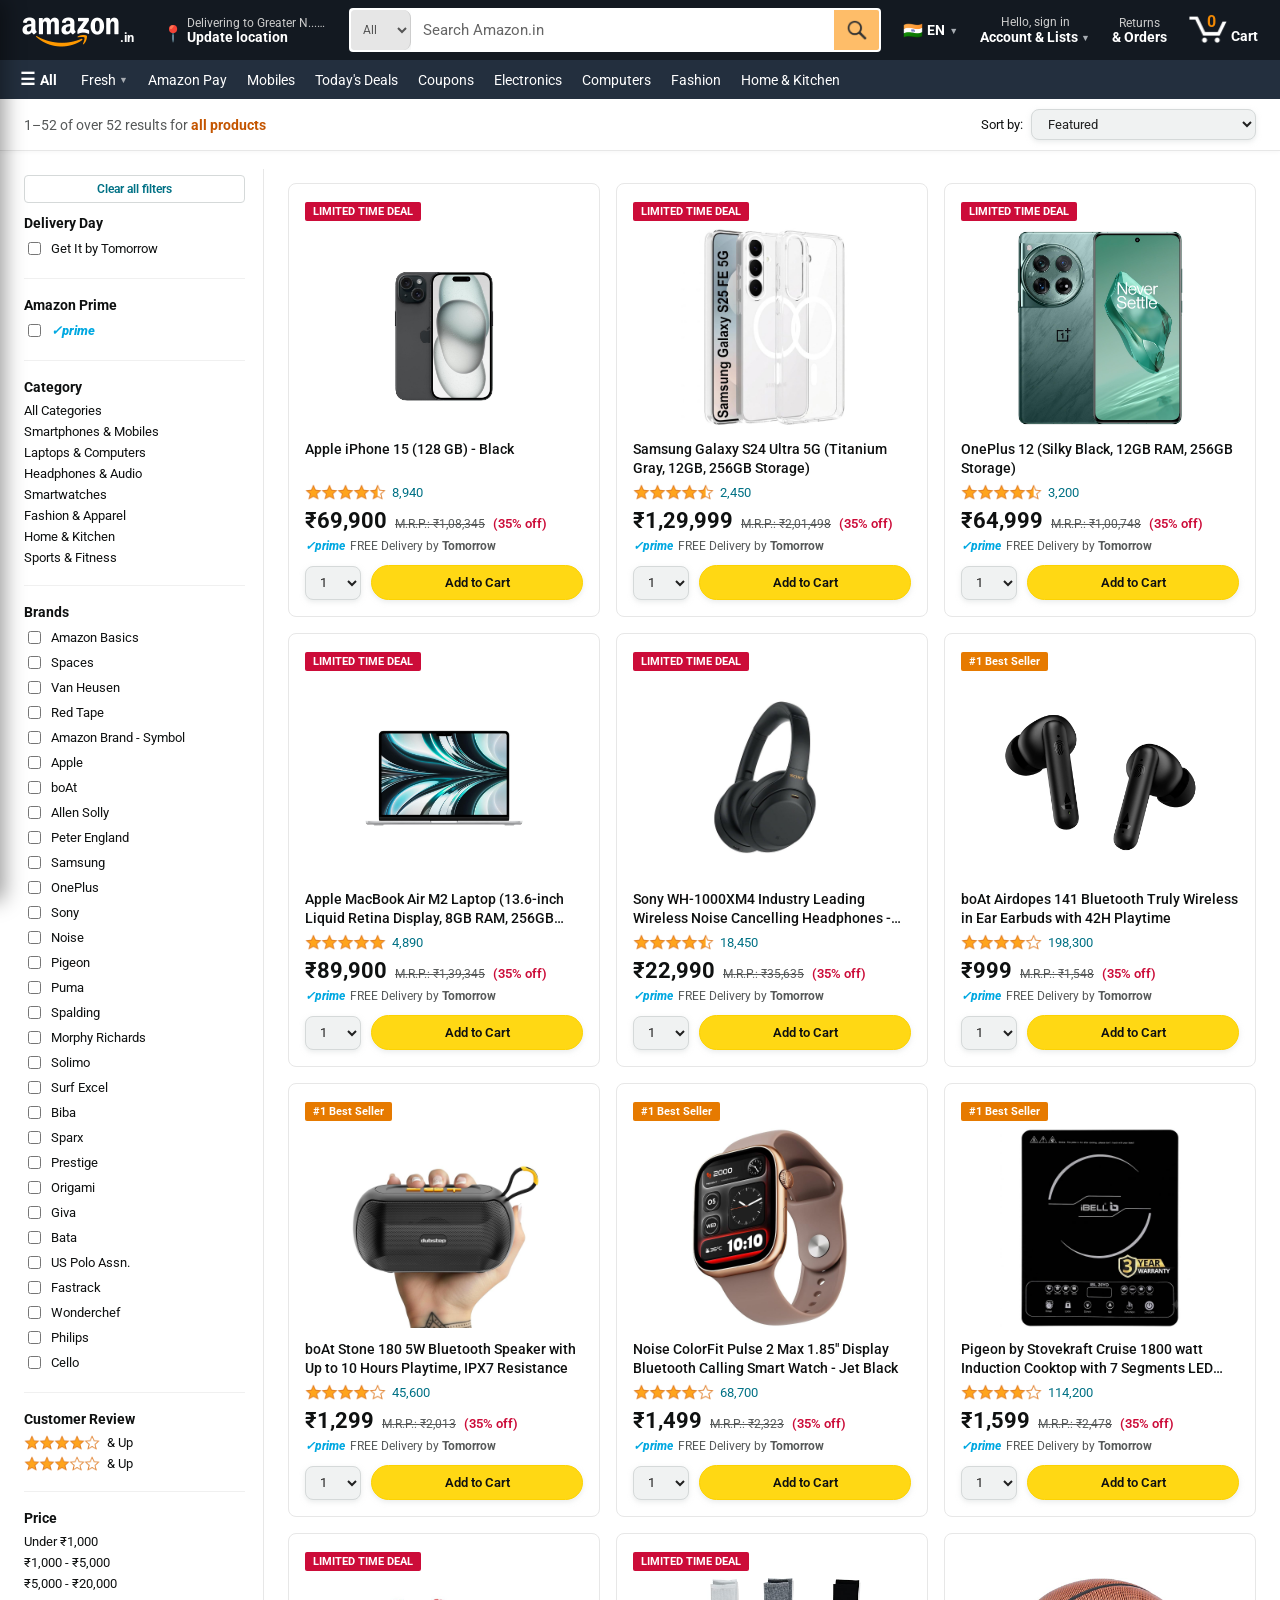
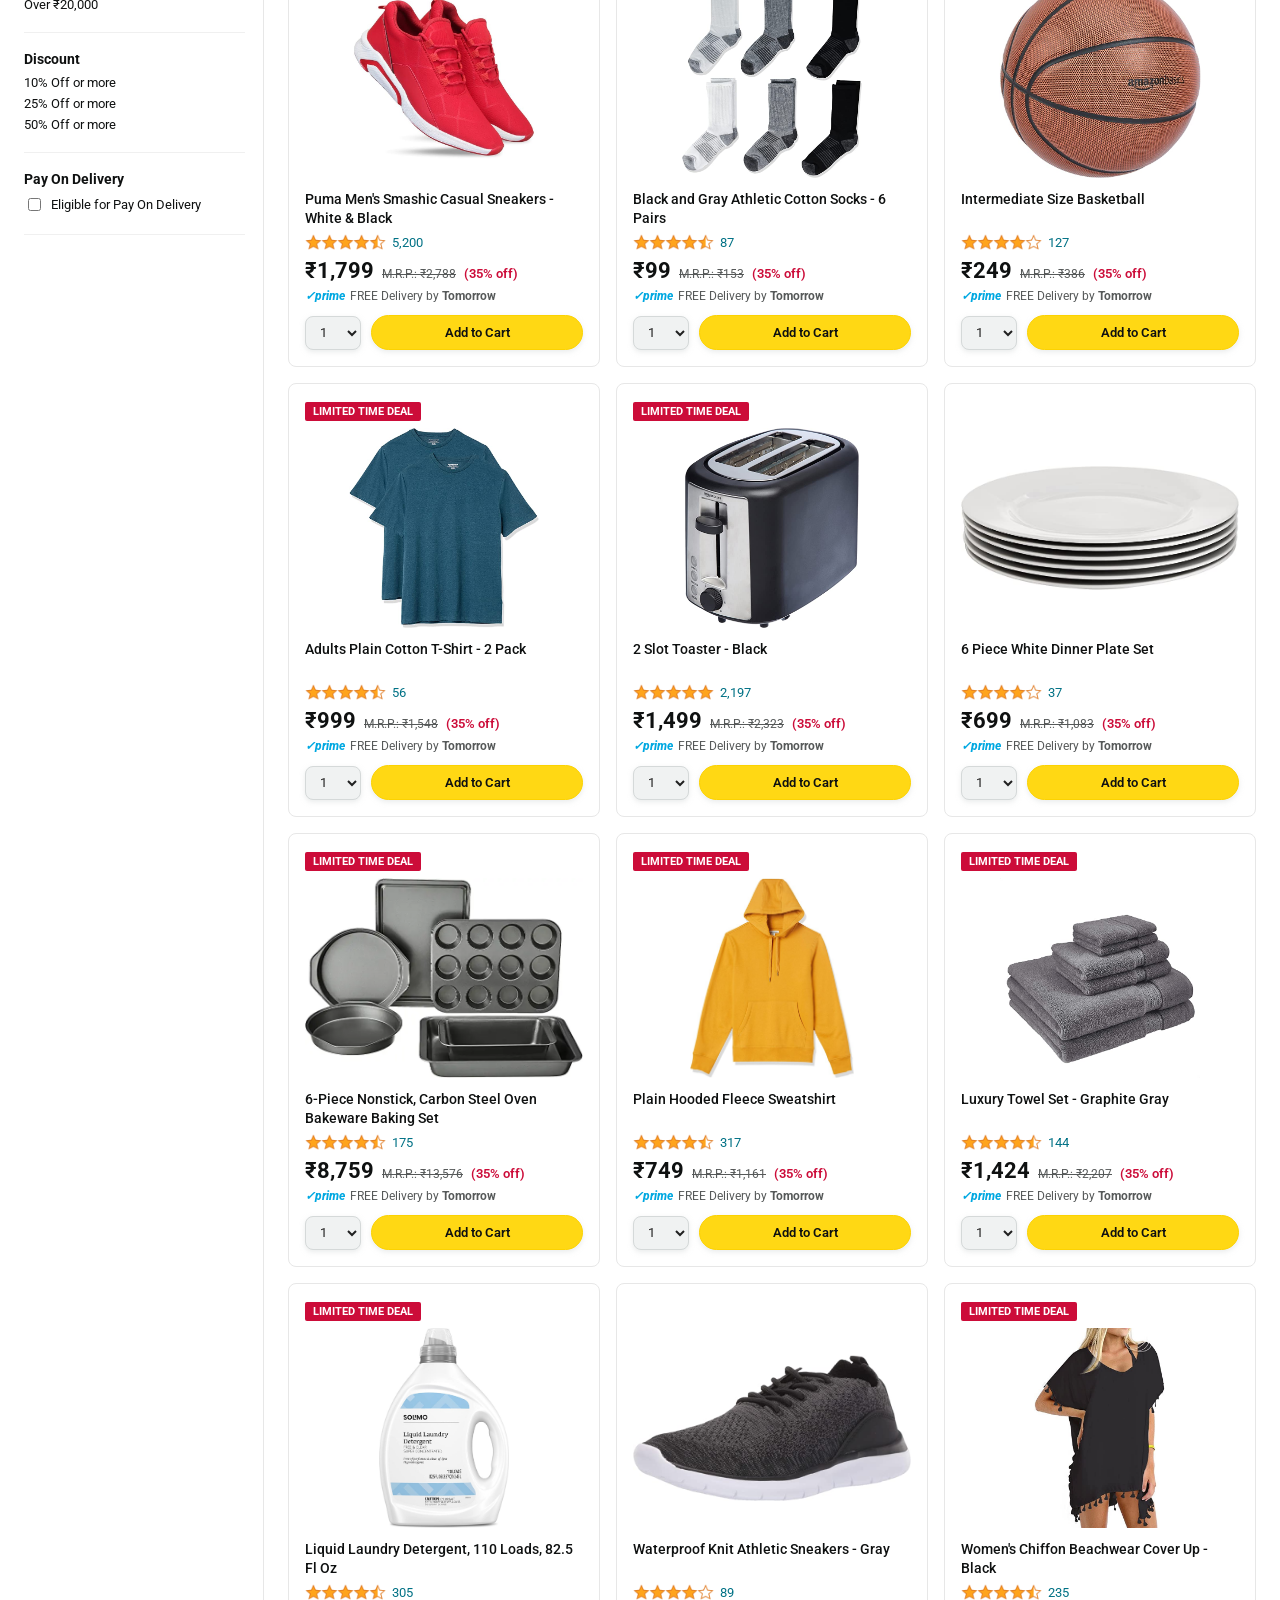
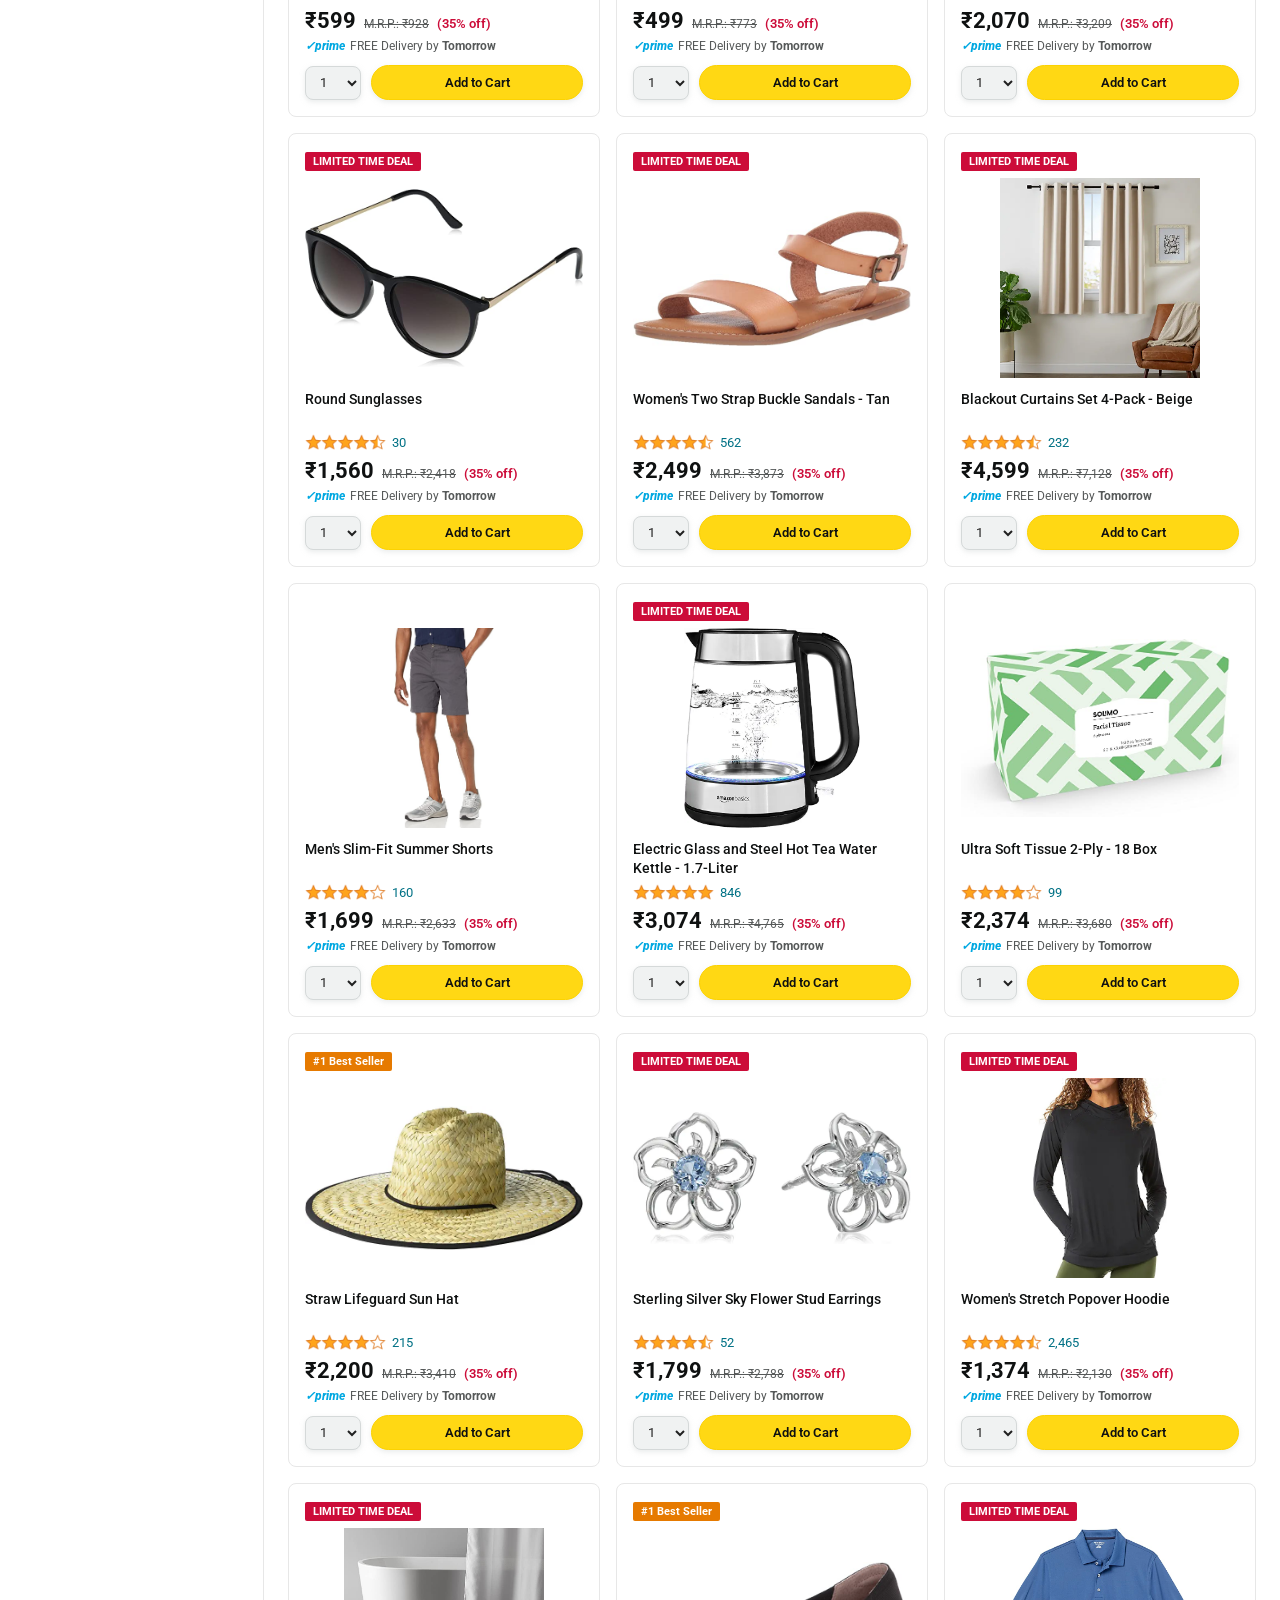
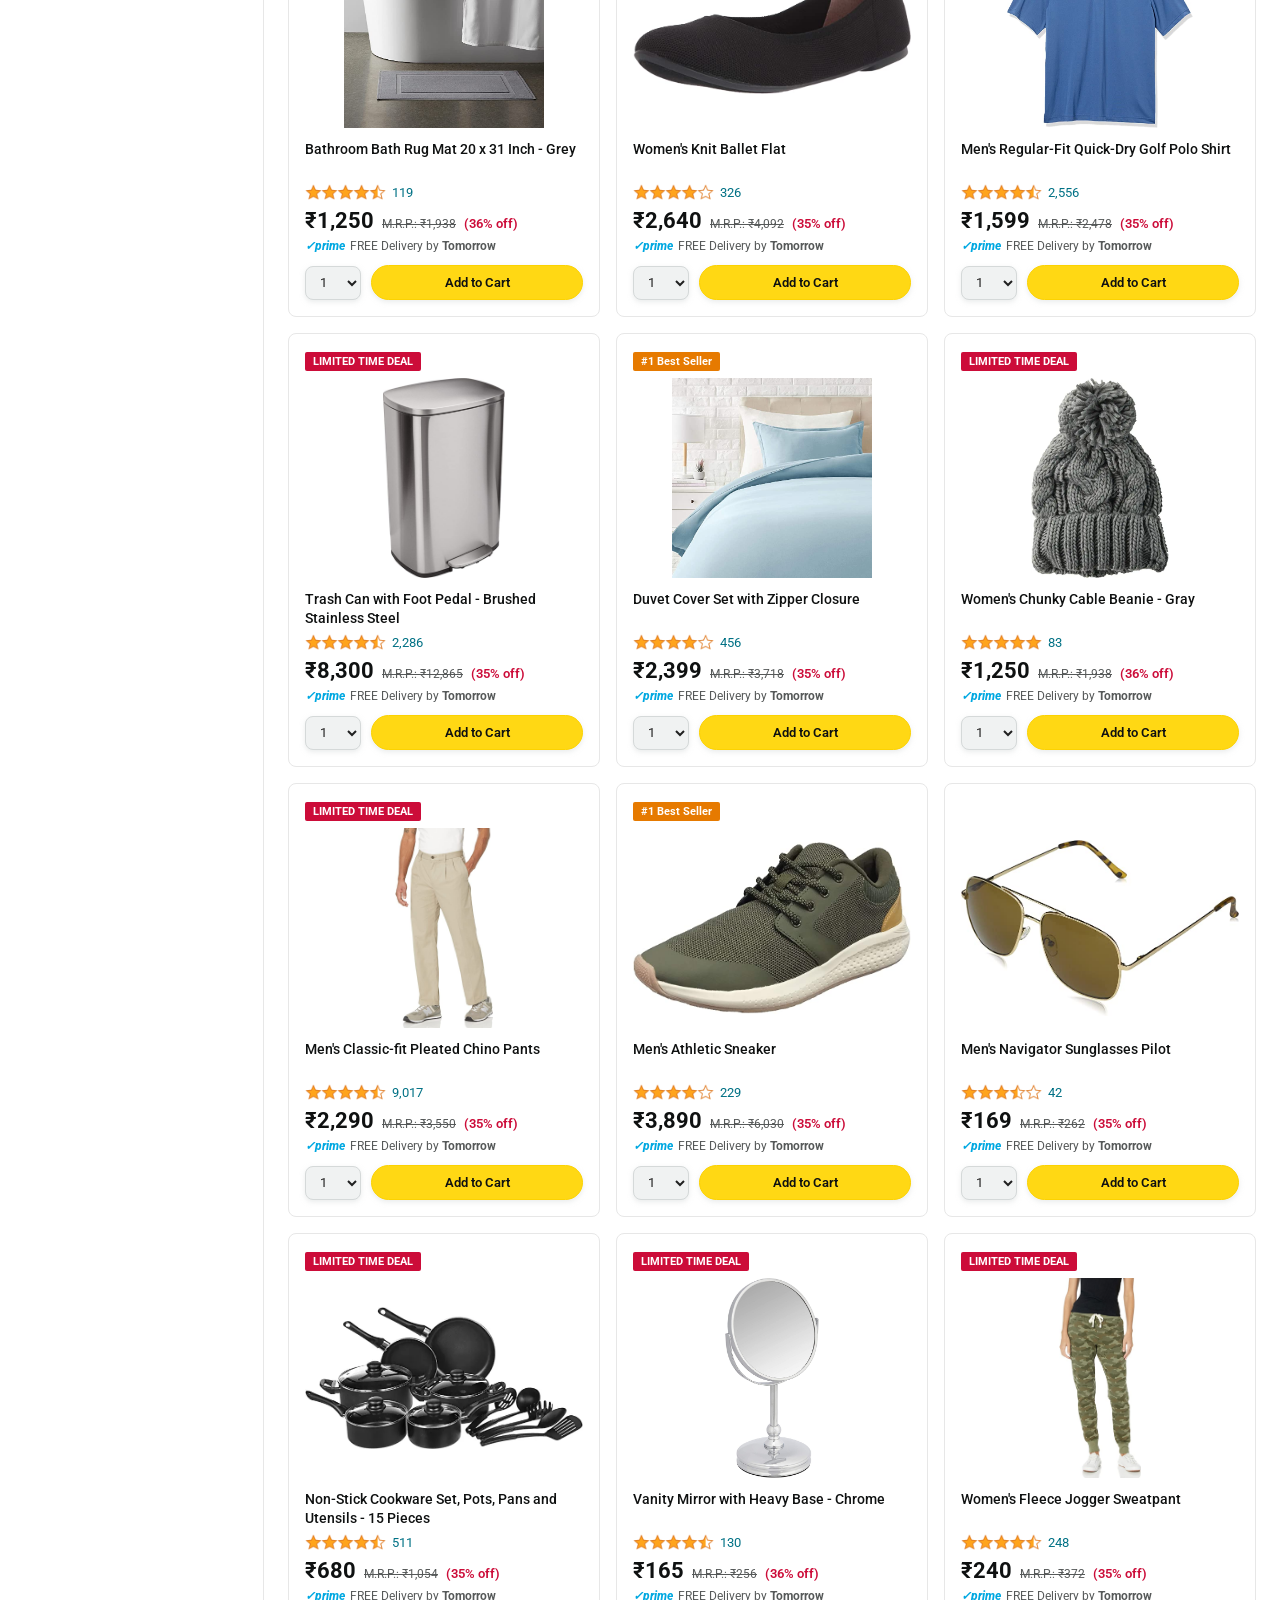
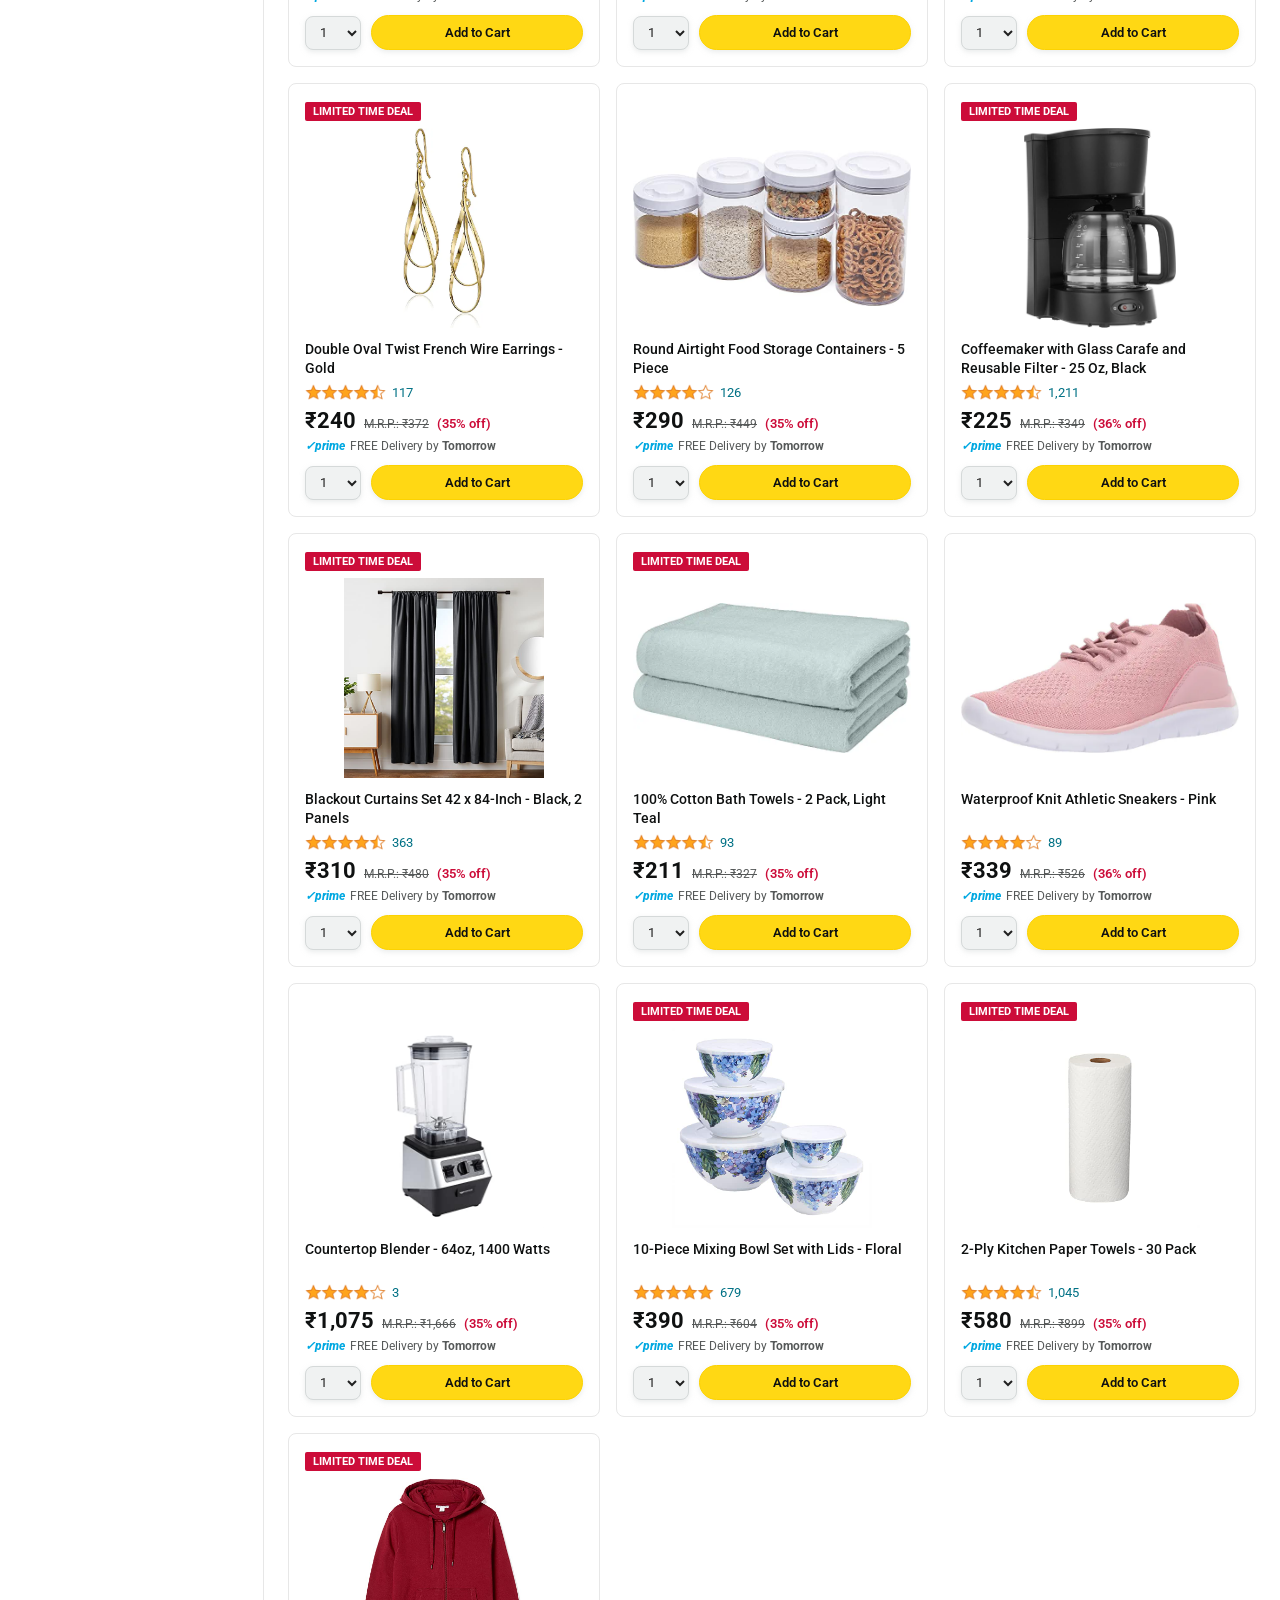
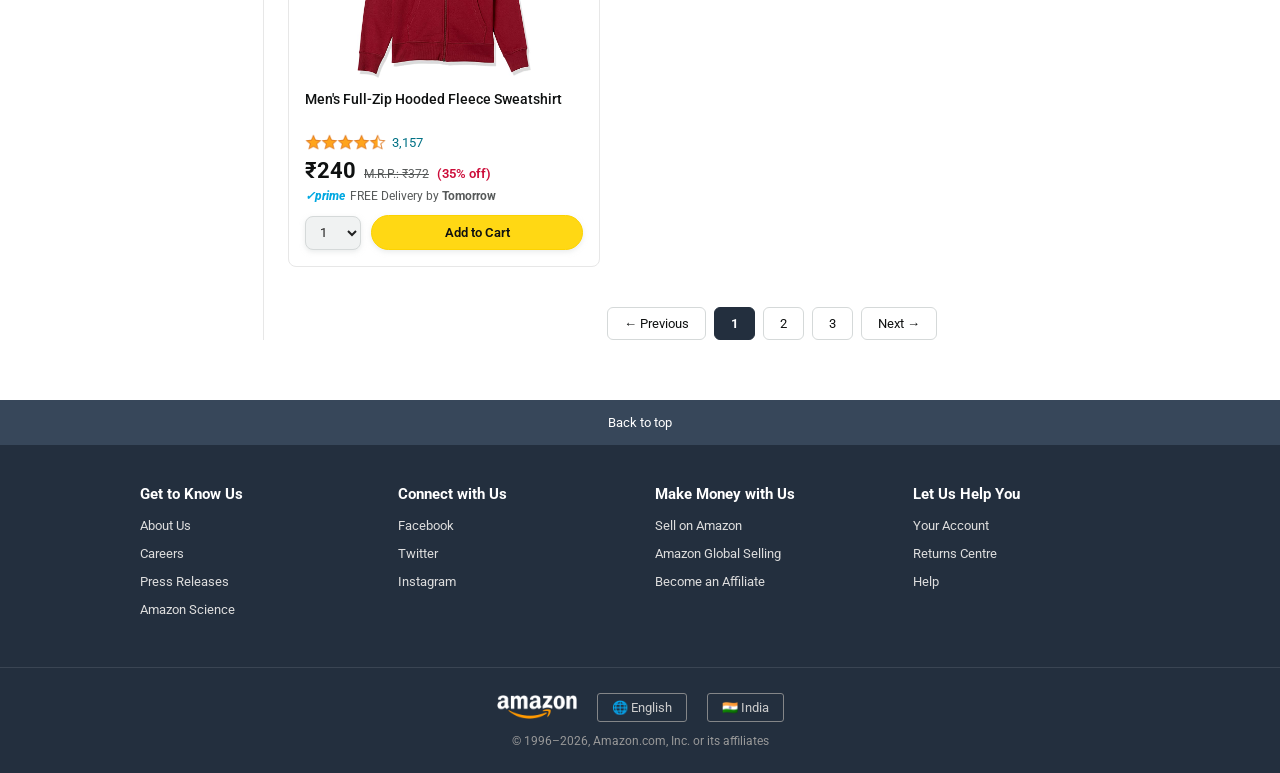
<file: javascript-amazon-project/search.html>
<!DOCTYPE html>
<html lang="en">
  <head>
    <meta charset="UTF-8">
    <title>Amazon.in: Search Results</title>
    <meta name="viewport" content="width=device-width, initial-scale=1.0">

    <!-- Google Fonts: Roboto -->
    <link rel="preconnect" href="https://fonts.googleapis.com">
    <link rel="preconnect" href="https://fonts.gstatic.com" crossorigin>
    <link href="https://fonts.googleapis.com/css2?family=Roboto:wght@400;500;700;800&display=swap" rel="stylesheet">

    <!-- CSS stylesheets -->
    <link rel="stylesheet" href="styles/shared/general.css">
    <link rel="stylesheet" href="styles/shared/amazon-header.css">
    <link rel="stylesheet" href="styles/pages/amazon.css">
    <link rel="stylesheet" href="styles/pages/search.css">
  </head>
  <body>
    <!-- Top Navigation Belt -->
    <header class="amazon-header">
      <div class="amazon-header-left-section">
        <a href="index.html" class="header-link logo-container" title="Amazon India">
          <img class="amazon-logo" src="images/amazon-logo-white.png" alt="Amazon Logo">
          <span class="amazon-in-suffix">.in</span>
          <img class="amazon-mobile-logo" src="images/amazon-mobile-logo-white.png" alt="Amazon Logo">
        </a>

        <!-- Location Widget -->
        <div class="header-link nav-location js-location-btn" title="Choose your delivery location">
          <span class="nav-location-icon">📍</span>
          <div class="nav-location-text">
            <span class="nav-location-line-1 js-header-location-name">Delivering to Greater N... 201310</span>
            <span class="nav-location-line-2">Update location</span>
          </div>
        </div>
      </div>

      <!-- Search Section -->
      <div class="amazon-header-middle-section">
        <form class="search-bar-form js-search-form">
          <select class="search-category-select js-search-category">
            <option value="all" selected>All</option>
            <option value="electronics">Electronics</option>
            <option value="apparel">Fashion</option>
            <option value="kitchen">Home &amp; Kitchen</option>
            <option value="sports">Sports</option>
            <option value="appliances">Appliances</option>
            <option value="daily">Daily Needs</option>
          </select>

          <input class="search-bar js-search-input" type="text" placeholder="Search Amazon.in" autocomplete="off">

          <button class="search-button js-search-button" type="submit" aria-label="Search">
            <img class="search-icon" src="images/icons/search-icon.png" alt="Search">
          </button>
        </form>
      </div>

      <!-- Right Nav Links -->
      <div class="amazon-header-right-section">
        <!-- Language Selector -->
        <div class="header-link nav-lang-link js-lang-btn">
          <span class="flag-icon">🇮🇳</span>
          <span class="lang-code">EN</span>
          <span class="nav-arrow">▼</span>

          <div class="lang-dropdown-menu js-lang-dropdown">
            <div class="lang-dropdown-item"><input type="radio" name="lang" checked> English - EN</div>
            <div class="lang-dropdown-item"><input type="radio" name="lang"> हिन्दी - HI</div>
            <div class="lang-dropdown-item"><input type="radio" name="lang"> தமிழ் - TA</div>
          </div>
        </div>

        <!-- Account & Lists -->
        <div class="header-link account-link js-account-link">
          <span class="nav-line-1">Hello, sign in</span>
          <span class="nav-line-2">Account &amp; Lists <span class="nav-arrow">▼</span></span>

          <div class="nav-dropdown-menu js-account-dropdown">
            <div class="account-dropdown-signin">
              <a href="checkout.html"><button class="account-signin-btn">Sign in</button></a>
              <div class="account-new-customer">New customer? <a href="#">Start here.</a></div>
            </div>
            <div class="account-dropdown-grid">
              <div class="account-dropdown-col">
                <h4>Your Lists</h4>
                <ul>
                  <li><a href="#">Create a Wish List</a></li>
                  <li><a href="#">Wish from Any Website</a></li>
                </ul>
              </div>
              <div class="account-dropdown-col">
                <h4>Your Account</h4>
                <ul>
                  <li><a href="#">Your Account</a></li>
                  <li><a href="orders.html">Your Orders</a></li>
                </ul>
              </div>
            </div>
          </div>
        </div>

        <!-- Returns & Orders -->
        <a class="header-link orders-link" href="orders.html">
          <span class="nav-line-1">Returns</span>
          <span class="nav-line-2">&amp; Orders</span>
        </a>

        <!-- Cart -->
        <a class="header-link cart-link" href="checkout.html" title="Shopping Cart">
          <div class="cart-icon-wrapper">
            <img class="cart-icon" src="images/icons/cart-icon.png" alt="Cart">
            <div class="cart-quantity js-cart-quantity">0</div>
          </div>
          <div class="cart-text">Cart</div>
        </a>
      </div>
    </header>

    <!-- Sub-navigation Bar -->
    <nav class="amazon-subnav">
      <div class="subnav-link subnav-all-btn js-sidebar-toggle">
        <span class="subnav-all-icon">☰</span>
        <span>All</span>
      </div>
      <a class="subnav-link" href="search.html?category=all">Fresh <span class="subnav-dropdown-arrow">▼</span></a>
      <a class="subnav-link" href="search.html?category=all">Amazon Pay</a>
      <a class="subnav-link" href="search.html?search=mobile">Mobiles</a>
      <a class="subnav-link" href="search.html?deals=true">Today's Deals</a>
      <a class="subnav-link" href="search.html?category=all">Coupons</a>
      <a class="subnav-link" href="search.html?search=electronics">Electronics</a>
      <a class="subnav-link" href="search.html?search=computer">Computers</a>
      <a class="subnav-link" href="search.html?search=apparel">Fashion</a>
      <a class="subnav-link" href="search.html?search=kitchen">Home &amp; Kitchen</a>
    </nav>

    <!-- Main Search Layout -->
    <div class="search-page-wrapper">
      <!-- Sub-header bar -->
      <div class="search-results-subbar">
        <div class="search-results-info js-search-results-info">
          1–16 of over 100 results for <span class="search-results-query-term js-query-display">"all products"</span>
        </div>

        <div class="search-sort-wrapper">
          <label for="sort-select">Sort by:</label>
          <select id="sort-select" class="search-sort-select js-sort-select">
            <option value="featured">Featured</option>
            <option value="price-low">Price: Low to High</option>
            <option value="price-high">Price: High to Low</option>
            <option value="rating">Avg. Customer Review</option>
            <option value="reviews">Customer Reviews: High to Low</option>
          </select>
        </div>
      </div>

      <div class="search-content-layout">
        <!-- Left Filter Sidebar -->
        <aside class="search-sidebar">
          <button class="filter-clear-all-btn js-clear-filters-btn" style="margin-bottom: 12px; width: 100%;">Clear all filters</button>

          <!-- Delivery Day -->
          <div class="filter-group">
            <div class="filter-group-title">Delivery Day</div>
            <ul class="filter-list">
              <li class="filter-item">
                <input type="checkbox" id="delivery-tomorrow" class="js-filter-checkbox" data-filter="delivery" value="tomorrow">
                <label for="delivery-tomorrow">Get It by Tomorrow</label>
              </li>
            </ul>
          </div>

          <!-- Amazon Prime -->
          <div class="filter-group">
            <div class="filter-group-title">Amazon Prime</div>
            <ul class="filter-list">
              <li class="filter-item">
                <input type="checkbox" id="filter-prime" class="js-filter-checkbox" data-filter="prime" value="true">
                <label for="filter-prime"><span style="color: #00a8e1; font-weight: 800; font-style: italic;">✓prime</span></label>
              </li>
            </ul>
          </div>

          <!-- Categories -->
          <div class="filter-group">
            <div class="filter-group-title">Category</div>
            <ul class="filter-list">
              <li class="filter-item"><a href="search.html?category=all" style="color: inherit; text-decoration: none;">All Categories</a></li>
              <li class="filter-item"><a href="search.html?search=mobile" style="color: inherit; text-decoration: none;">Smartphones &amp; Mobiles</a></li>
              <li class="filter-item"><a href="search.html?search=laptop" style="color: inherit; text-decoration: none;">Laptops &amp; Computers</a></li>
              <li class="filter-item"><a href="search.html?search=headphones" style="color: inherit; text-decoration: none;">Headphones &amp; Audio</a></li>
              <li class="filter-item"><a href="search.html?search=smartwatch" style="color: inherit; text-decoration: none;">Smartwatches</a></li>
              <li class="filter-item"><a href="search.html?category=apparel" style="color: inherit; text-decoration: none;">Fashion &amp; Apparel</a></li>
              <li class="filter-item"><a href="search.html?category=kitchen" style="color: inherit; text-decoration: none;">Home &amp; Kitchen</a></li>
              <li class="filter-item"><a href="search.html?category=sports" style="color: inherit; text-decoration: none;">Sports &amp; Fitness</a></li>
            </ul>
          </div>

          <!-- Brands (rendered dynamically according to matched products) -->
          <div class="filter-group js-brands-filter-group">
            <div class="filter-group-title">Brands</div>
            <ul class="filter-list js-brands-filter-list">
              <!-- Rendered dynamically by scripts/search.js -->
            </ul>
          </div>

          <!-- Customer Review -->
          <div class="filter-group">
            <div class="filter-group-title">Customer Review</div>
            <ul class="filter-list">
              <li class="filter-item js-rating-filter" data-min-rating="4">
                <img class="filter-rating-stars" src="images/ratings/rating-40.png" alt="4 stars"> &amp; Up
              </li>
              <li class="filter-item js-rating-filter" data-min-rating="3">
                <img class="filter-rating-stars" src="images/ratings/rating-30.png" alt="3 stars"> &amp; Up
              </li>
            </ul>
          </div>

          <!-- Price -->
          <div class="filter-group">
            <div class="filter-group-title">Price</div>
            <ul class="filter-list">
              <li class="filter-item js-price-filter" data-max-price="1000">Under ₹1,000</li>
              <li class="filter-item js-price-filter" data-min-price="1000" data-max-price="5000">₹1,000 - ₹5,000</li>
              <li class="filter-item js-price-filter" data-min-price="5000" data-max-price="20000">₹5,000 - ₹20,000</li>
              <li class="filter-item js-price-filter" data-min-price="20000">Over ₹20,000</li>
            </ul>
          </div>

          <!-- Discount -->
          <div class="filter-group">
            <div class="filter-group-title">Discount</div>
            <ul class="filter-list">
              <li class="filter-item js-discount-filter" data-min-discount="10">10% Off or more</li>
              <li class="filter-item js-discount-filter" data-min-discount="25">25% Off or more</li>
              <li class="filter-item js-discount-filter" data-min-discount="50">50% Off or more</li>
            </ul>
          </div>

          <!-- Pay On Delivery -->
          <div class="filter-group">
            <div class="filter-group-title">Pay On Delivery</div>
            <ul class="filter-list">
              <li class="filter-item">
                <input type="checkbox" id="pay-on-delivery" class="js-filter-checkbox" data-filter="pod" value="true">
                <label for="pay-on-delivery">Eligible for Pay On Delivery</label>
              </li>
            </ul>
          </div>
        </aside>

        <!-- Right Results Grid -->
        <main class="search-results-main">
          <div class="active-filters-row js-active-filters-row">
            <!-- Populated dynamically -->
          </div>

          <div class="search-results-grid js-search-results-grid">
            <!-- Dynamically populated by search.js -->
          </div>

          <!-- Pagination -->
          <div class="search-pagination js-search-pagination">
            <button class="pagination-btn disabled">← Previous</button>
            <button class="pagination-btn active">1</button>
            <button class="pagination-btn">2</button>
            <button class="pagination-btn">3</button>
            <button class="pagination-btn">Next →</button>
          </div>
        </main>
      </div>
    </div>

    <!-- Side Navigation Drawer -->
    <div class="sidebar-overlay js-sidebar-overlay"></div>
    <button class="sidebar-close-btn js-sidebar-close-btn" aria-label="Close Menu">✕</button>

    <aside class="amazon-sidebar js-amazon-sidebar">
      <div class="sidebar-header">
        <span class="sidebar-user-avatar">👤</span>
        <span class="sidebar-greeting">Hello, sign in</span>
      </div>

      <div class="sidebar-content">
        <div class="sidebar-section">
          <div class="sidebar-section-title">Trending</div>
          <a class="sidebar-menu-item" href="search.html?deals=true">Best Sellers <span class="arrow">›</span></a>
          <a class="sidebar-menu-item" href="search.html?category=all">New Releases <span class="arrow">›</span></a>
        </div>

        <div class="sidebar-section">
          <div class="sidebar-section-title">Shop by Category</div>
          <a class="sidebar-menu-item" href="search.html?search=mobile">Mobiles, Computers <span class="arrow">›</span></a>
          <a class="sidebar-menu-item" href="search.html?search=appliances">TV, Appliances, Electronics <span class="arrow">›</span></a>
          <a class="sidebar-menu-item" href="search.html?search=apparel">Fashion <span class="arrow">›</span></a>
          <a class="sidebar-menu-item" href="search.html?search=kitchen">Home, Kitchen, Pets <span class="arrow">›</span></a>
          <a class="sidebar-menu-item" href="search.html?search=sports">Sports, Fitness <span class="arrow">›</span></a>
        </div>
      </div>
    </aside>

    <!-- Location Modal -->
    <div class="modal-overlay js-location-modal-overlay">
      <div class="location-modal">
        <div class="location-modal-header">
          <h3>Choose your location</h3>
          <button class="location-modal-close js-location-modal-close" aria-label="Close">✕</button>
        </div>
        <div class="location-modal-body">
          <p class="location-modal-desc">
            Select a delivery location to see product availability and delivery options for your area.
          </p>

          <form class="pincode-input-row js-pincode-form" onsubmit="return false;">
            <input class="pincode-input js-pincode-input" type="text" placeholder="Enter an Indian pincode" maxlength="6">
            <button class="pincode-apply-btn js-pincode-apply-btn" type="submit">Apply</button>
          </form>

          <div style="font-size: 13px; font-weight: 700; margin-top: 15px; margin-bottom: 8px;">
            Or choose a major Indian city:
          </div>

          <div class="city-quick-pills">
            <button class="city-pill js-quick-city" data-location="Greater Noida 201310">Greater Noida (201310)</button>
            <button class="city-pill js-quick-city" data-location="New Delhi 110001">New Delhi (110001)</button>
            <button class="city-pill js-quick-city" data-location="Mumbai 400001">Mumbai (400001)</button>
            <button class="city-pill js-quick-city" data-location="Bengaluru 560001">Bengaluru (560001)</button>
            <button class="city-pill js-quick-city" data-location="Hyderabad 500001">Hyderabad (500001)</button>
            <button class="city-pill js-quick-city" data-location="Chennai 600001">Chennai (600001)</button>
          </div>
        </div>
      </div>
    </div>

    <!-- Authentic Amazon Footer -->
    <footer class="amazon-footer">
      <div class="back-to-top-btn js-back-to-top">
        Back to top
      </div>

      <div class="footer-main">
        <div class="footer-col">
          <div class="footer-col-title">Get to Know Us</div>
          <ul class="footer-links-list">
            <li><a href="#">About Us</a></li>
            <li><a href="#">Careers</a></li>
            <li><a href="#">Press Releases</a></li>
            <li><a href="#">Amazon Science</a></li>
          </ul>
        </div>

        <div class="footer-col">
          <div class="footer-col-title">Connect with Us</div>
          <ul class="footer-links-list">
            <li><a href="#">Facebook</a></li>
            <li><a href="#">Twitter</a></li>
            <li><a href="#">Instagram</a></li>
          </ul>
        </div>

        <div class="footer-col">
          <div class="footer-col-title">Make Money with Us</div>
          <ul class="footer-links-list">
            <li><a href="#">Sell on Amazon</a></li>
            <li><a href="#">Amazon Global Selling</a></li>
            <li><a href="#">Become an Affiliate</a></li>
          </ul>
        </div>

        <div class="footer-col">
          <div class="footer-col-title">Let Us Help You</div>
          <ul class="footer-links-list">
            <li><a href="checkout.html">Your Account</a></li>
            <li><a href="orders.html">Returns Centre</a></li>
            <li><a href="#">Help</a></li>
          </ul>
        </div>
      </div>

      <div class="footer-bottom">
        <div class="footer-bottom-logo">
          <img src="images/amazon-logo-white.png" alt="Amazon" style="width: 80px;">
          <div class="footer-country-pill">
            <span>🌐 English</span>
          </div>
          <div class="footer-country-pill">
            <span>🇮🇳 India</span>
          </div>
        </div>
        <div class="footer-copyright">
          &copy; 1996–2026, Amazon.com, Inc. or its affiliates
        </div>
      </div>
    </footer>

    <!-- Scripts -->
    <script src="data/products.js"></script>
    <script type="module" src="scripts/search.js"></script>
  </body>
</html>
</file>
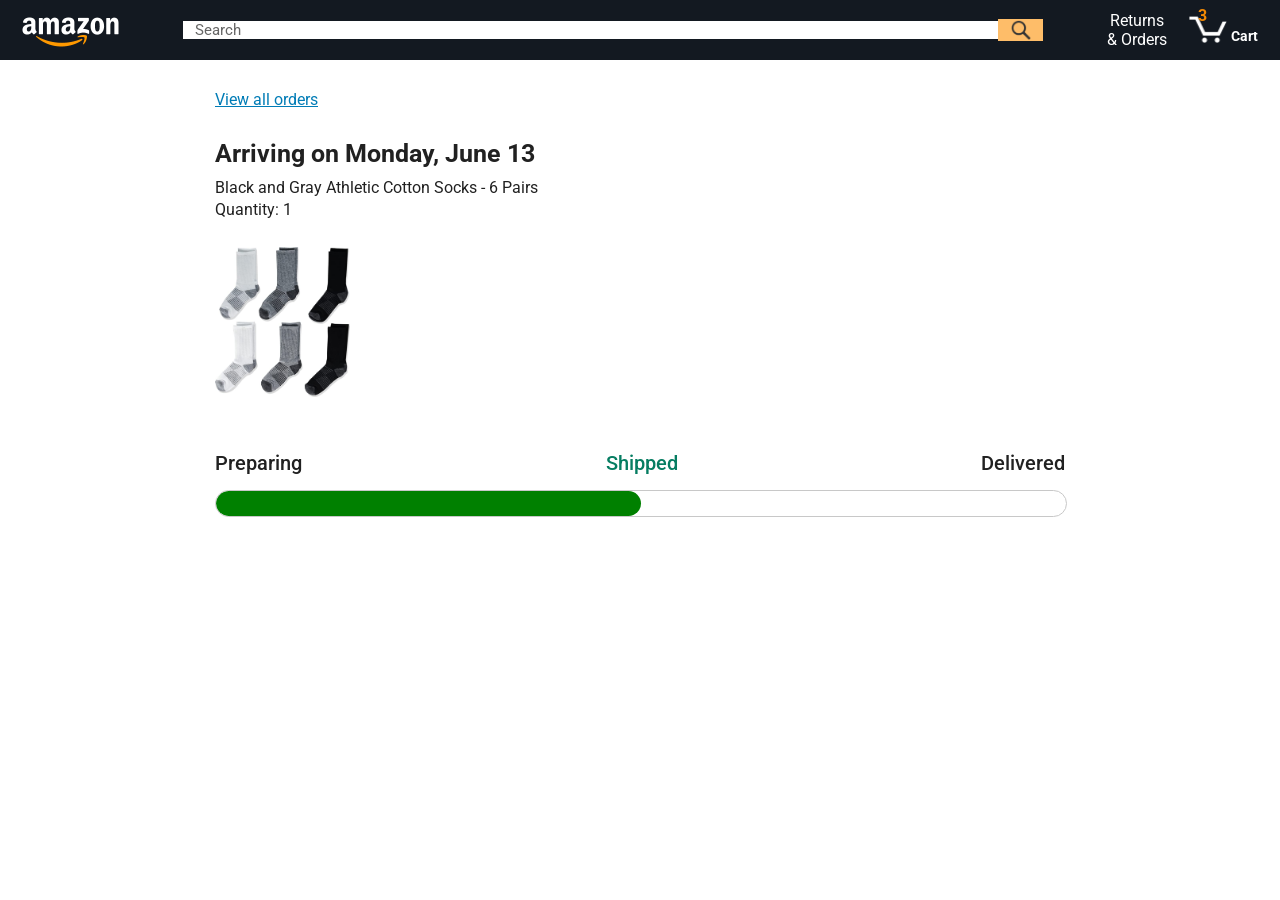
<file: javascript-amazon-project/tracking.html>
<!DOCTYPE html>
<html>
  <head>
    <title>Tracking</title>

    <!-- This code is needed for responsive design to work.
      (Responsive design = make the website look good on
      smaller screen sizes like a phone or a tablet). -->
    <meta name="viewport" content="width=device-width, initial-scale=1">

    <!-- Load a font called Roboto from Google Fonts. -->
    <link rel="preconnect" href="https://fonts.googleapis.com">
    <link rel="preconnect" href="https://fonts.gstatic.com" crossorigin>
    <link href="https://fonts.googleapis.com/css2?family=Roboto:wght@400;500;700&display=swap" rel="stylesheet">

    <!-- Here are the CSS files for this page. -->
    <link rel="stylesheet" href="styles/shared/general.css">
    <link rel="stylesheet" href="styles/shared/amazon-header.css">
    <link rel="stylesheet" href="styles/pages/tracking.css">
  </head>
  <body>
    <div class="amazon-header">
      <div class="amazon-header-left-section">
        <a href="index.html" class="header-link">
          <img class="amazon-logo"
            src="images/amazon-logo-white.png">
          <img class="amazon-mobile-logo"
            src="images/amazon-mobile-logo-white.png">
        </a>
      </div>

      <div class="amazon-header-middle-section">
        <input class="search-bar" type="text" placeholder="Search">

        <button class="search-button">
          <img class="search-icon" src="images/icons/search-icon.png">
        </button>
      </div>

      <div class="amazon-header-right-section">
        <a class="orders-link header-link" href="orders.html">
          <span class="returns-text">Returns</span>
          <span class="orders-text">& Orders</span>
        </a>

        <a class="cart-link header-link" href="checkout.html">
          <img class="cart-icon" src="images/icons/cart-icon.png">
          <div class="cart-quantity">3</div>
          <div class="cart-text">Cart</div>
        </a>
      </div>
    </div>

    <div class="main">
      <div class="order-tracking">
        <a class="back-to-orders-link link-primary" href="orders.html">
          View all orders
        </a>

        <div class="delivery-date">
          Arriving on Monday, June 13
        </div>

        <div class="product-info">
          Black and Gray Athletic Cotton Socks - 6 Pairs
        </div>

        <div class="product-info">
          Quantity: 1
        </div>

        <img class="product-image" src="images/products/athletic-cotton-socks-6-pairs.jpg">

        <div class="progress-labels-container">
          <div class="progress-label">
            Preparing
          </div>
          <div class="progress-label current-status">
            Shipped
          </div>
          <div class="progress-label">
            Delivered
          </div>
        </div>

        <div class="progress-bar-container">
          <div class="progress-bar"></div>
        </div>
      </div>
    </div>
  </body>
</html>
</file>
<file: javascript-amazon-project/styles/shared/general.css>
body {
  font-family: Roboto, Arial;
  color: rgb(33, 33, 33);
  /* The <body> element has a default margin of 8px
     on all sides. This removes the default margins. */
  margin: 0;
}

/* <p> elements have a default margin on the top
   and bottom. This removes the default margins. */
p {
  margin: 0;
}

button {
  cursor: pointer;
}

select {
  cursor: pointer;
}

input, select, button {
  font-family: Roboto, Arial;
}

.button-primary {
  color: rgb(33, 33, 33);
  background-color: rgb(255, 216, 20);
  border: 1px solid rgb(252, 210, 0);
  border-radius: 8px;
  cursor: pointer;
  box-shadow: 0 2px 5px rgba(213, 217, 217, 0.5);
}

.button-primary:hover {
  background-color: rgb(247, 202, 0);
  border: 1px solid rgb(242, 194, 0);
}

.button-primary:active {
  background: rgb(255, 216, 20);
  border-color: rgb(252, 210, 0);
  box-shadow: none;
}

.button-secondary {
  color: rgb(33, 33, 33);
  background: white;
  border: 1px solid rgb(213, 217, 217);
  border-radius: 8px;
  cursor: pointer;
  box-shadow: 0 2px 5px rgba(213, 217, 217, 0.5);
}

.button-secondary:hover {
  background-color: rgb(247, 250, 250);
}

.button-secondary:active {
  background-color: rgb(237, 253, 255);
  box-shadow: none;
}

/* These styles will limit text to 2 lines. Anything
   beyond 2 lines will be replaced with "..."
   You can find this code by using an A.I. tool or by
   searching in Google.
   https://css-tricks.com/almanac/properties/l/line-clamp/ */
.limit-text-to-2-lines {
  display: -webkit-box;
  -webkit-line-clamp: 2;
  -webkit-box-orient: vertical;
  overflow: hidden;
}

.link-primary {
  color: rgb(1, 124, 182);
  cursor: pointer;
}

.link-primary:hover {
  color: rgb(196, 80, 0);
}

/* Styles for dropdown selectors. */
select {
  color: rgb(33, 33, 33);
  background-color: rgb(240, 240, 240);
  border: 1px solid rgb(213, 217, 217);
  border-radius: 8px;
  padding: 3px 5px;
  font-size: 15px;
  cursor: pointer;
  box-shadow: 0 2px 5px rgba(213, 217, 217, 0.5);
}

select:focus,
input:focus {
  outline: 2px solid rgb(255, 153, 0);
}
</file>
<file: javascript-amazon-project/styles/shared/amazon-header.css>
.amazon-header {
  background-color: #131921;
  color: white;
  padding: 0 12px;
  display: flex;
  align-items: center;
  justify-content: space-between;
  position: fixed;
  top: 0;
  left: 0;
  right: 0;
  height: 60px;
  z-index: 1000;
  box-sizing: border-box;
}

.amazon-header-left-section {
  display: flex;
  align-items: center;
  flex-shrink: 0;
  gap: 6px;
}

.header-link {
  display: inline-flex;
  align-items: center;
  padding: 6px 9px;
  border-radius: 2px;
  cursor: pointer;
  text-decoration: none;
  border: 1px solid transparent;
  color: white;
  box-sizing: border-box;
  transition: border-color 0.15s ease;
}

.header-link:hover {
  border: 1px solid white;
}

.logo-container {
  display: flex;
  align-items: flex-end;
  position: relative;
  margin-right: 4px;
}

.amazon-logo {
  width: 97px;
  margin-top: 4px;
}

.amazon-in-suffix {
  color: white;
  font-size: 13px;
  font-weight: 700;
  margin-left: 1px;
  margin-bottom: 2px;
  letter-spacing: -0.2px;
}

.amazon-mobile-logo {
  display: none;
}

@media (max-width: 650px) {
  .amazon-logo,
  .amazon-in-suffix {
    display: none;
  }

  .amazon-mobile-logo {
    display: block;
    height: 32px;
    margin-top: 2px;
  }
}

/* Location Selector */
.nav-location {
  display: flex;
  align-items: center;
  gap: 4px;
}

.nav-location-icon {
  font-size: 16px;
  display: flex;
  align-items: center;
  margin-top: 6px;
}

.nav-location-text {
  display: flex;
  flex-direction: column;
}

.nav-location-line-1 {
  font-size: 12px;
  color: #cccccc;
  line-height: 14px;
  white-space: nowrap;
  max-width: 140px;
  overflow: hidden;
  text-overflow: ellipsis;
}

.nav-location-line-2 {
  font-size: 14px;
  font-weight: 700;
  color: white;
  line-height: 15px;
  white-space: nowrap;
}

@media (max-width: 900px) {
  .nav-location {
    display: none;
  }
}

/* Middle Search Bar */
.amazon-header-middle-section {
  flex: 1;
  max-width: 860px;
  margin: 0 12px;
  display: flex;
  align-items: center;
}

.search-bar-form {
  display: flex;
  width: 100%;
  height: 40px;
  border-radius: 4px;
  overflow: hidden;
  background-color: white;
  border: 2px solid transparent;
  transition: border-color 0.2s ease, box-shadow 0.2s ease;
}

.search-bar-form:focus-within {
  border-color: #ff9900;
  box-shadow: 0 0 0 3px rgba(255, 153, 0, 0.5);
}

.search-category-select {
  background-color: #e6e6e6;
  border: none;
  border-right: 1px solid #cdcdcd;
  color: #555555;
  font-size: 12px;
  padding: 0 8px;
  cursor: pointer;
  outline: none;
  border-top-left-radius: 4px;
  border-bottom-left-radius: 4px;
  max-width: 60px;
}

.search-category-select:hover {
  background-color: #dadada;
  color: #111111;
}

.search-bar {
  flex: 1;
  width: 0;
  font-size: 15px;
  height: 100%;
  padding: 0 12px;
  border: none;
  outline: none;
  color: #111111;
  font-family: inherit;
}

.search-bar::placeholder {
  color: #666666;
}

.search-button {
  background-color: #febd69;
  border: none;
  width: 45px;
  height: 100%;
  display: flex;
  align-items: center;
  justify-content: center;
  cursor: pointer;
  flex-shrink: 0;
  transition: background-color 0.15s ease;
}

.search-button:hover {
  background-color: #f3a847;
}

.search-icon {
  height: 20px;
  width: 20px;
}

/* Right Section */
.amazon-header-right-section {
  display: flex;
  align-items: center;
  gap: 2px;
  flex-shrink: 0;
}

/* Language selector */
.nav-lang-link {
  display: flex;
  align-items: center;
  gap: 4px;
  font-size: 14px;
  font-weight: 700;
  color: white;
  position: relative;
}

.flag-icon {
  font-size: 16px;
}

.lang-code {
  font-size: 14px;
  font-weight: 700;
}

.nav-arrow {
  font-size: 9px;
  color: #a7acb2;
  margin-top: 2px;
}

@media (max-width: 1050px) {
  .nav-lang-link {
    display: none;
  }
}

/* Account & Lists */
.account-link {
  display: flex;
  flex-direction: column;
  justify-content: center;
  position: relative;
}

.nav-line-1 {
  font-size: 12px;
  color: #cccccc;
  line-height: 14px;
}

.nav-line-2 {
  font-size: 14px;
  font-weight: 700;
  color: white;
  line-height: 15px;
  display: flex;
  align-items: center;
  gap: 3px;
}

/* Orders */
.orders-link {
  display: flex;
  flex-direction: column;
  justify-content: center;
}

@media (max-width: 750px) {
  .orders-link {
    display: none;
  }
}

/* Cart */
.cart-link {
  display: flex;
  align-items: flex-end;
  position: relative;
  padding-bottom: 7px;
}

.cart-icon-wrapper {
  position: relative;
  display: flex;
  align-items: center;
}

.cart-icon {
  width: 38px;
  height: auto;
}

.cart-quantity {
  color: #f08804;
  font-size: 16px;
  font-weight: 700;
  position: absolute;
  top: -4px;
  left: 12px;
  width: 20px;
  text-align: center;
}

.cart-text {
  font-size: 14px;
  font-weight: 700;
  margin-left: 4px;
  line-height: 14px;
}

/* Subnav bar */
.amazon-subnav {
  position: fixed;
  top: 60px;
  left: 0;
  right: 0;
  height: 39px;
  background-color: #232f3e;
  color: white;
  display: flex;
  align-items: center;
  padding: 0 10px;
  z-index: 999;
  overflow-x: auto;
  scrollbar-width: none;
  -ms-overflow-style: none;
  box-sizing: border-box;
}

.amazon-subnav::-webkit-scrollbar {
  display: none;
}

.subnav-link {
  display: inline-flex;
  align-items: center;
  padding: 6px 9px;
  font-size: 14px;
  color: white;
  text-decoration: none;
  border-radius: 2px;
  border: 1px solid transparent;
  white-space: nowrap;
  cursor: pointer;
  box-sizing: border-box;
  transition: border-color 0.15s ease;
}

.subnav-link:hover {
  border: 1px solid white;
}

.subnav-link.active {
  font-weight: 700;
  border-color: #febd69;
  color: #febd69;
}

.subnav-all-btn {
  font-weight: 700;
  gap: 5px;
  margin-right: 4px;
}

.subnav-all-icon {
  font-size: 17px;
  line-height: 1;
}

.subnav-dropdown-arrow {
  font-size: 9px;
  color: #a7acb2;
  margin-left: 3px;
}
</file>
<file: javascript-amazon-project/styles/pages/amazon.css>
body {
  background-color: #e3e6e6;
  margin: 0;
  font-family: Roboto, Arial, sans-serif;
  color: #0f1111;
}

.main {
  margin-top: 99px;
  min-height: 100vh;
}

/* =========================================================
   HERO DEALS CAROUSEL (Exact replica of amazon.in top)
   ========================================================= */
.hero-deals-section {
  background: linear-gradient(180deg, #131921 0%, #1f2b37 70%, #e3e6e6 100%);
  padding: 20px 20px 40px 20px;
  position: relative;
}

.deals-carousel-wrapper {
  position: relative;
  max-width: 1480px;
  margin: 0 auto;
}

.carousel-scroll-btn {
  position: absolute;
  top: 45%;
  transform: translateY(-50%);
  width: 44px;
  height: 80px;
  background-color: rgba(255, 255, 255, 0.85);
  border: 1px solid #d5d9d9;
  border-radius: 4px;
  display: flex;
  align-items: center;
  justify-content: center;
  font-size: 24px;
  color: #0f1111;
  cursor: pointer;
  z-index: 10;
  box-shadow: 0 4px 10px rgba(0, 0, 0, 0.25);
  transition: background-color 0.2s, box-shadow 0.2s;
  user-select: none;
}

.carousel-scroll-btn:hover {
  background-color: #ffffff;
  box-shadow: 0 6px 16px rgba(0, 0, 0, 0.35);
}

.carousel-scroll-btn.prev-btn {
  left: -15px;
}

.carousel-scroll-btn.next-btn {
  right: -15px;
}

.deals-carousel {
  display: flex;
  gap: 16px;
  overflow-x: auto;
  scroll-behavior: smooth;
  scrollbar-width: none;
  -ms-overflow-style: none;
  padding: 5px 2px 15px 2px;
}

.deals-carousel::-webkit-scrollbar {
  display: none;
}

.deal-card {
  flex: 0 0 260px;
  background: #ffffff;
  border-radius: 12px;
  overflow: hidden;
  display: flex;
  flex-direction: column;
  box-shadow: 0 4px 14px rgba(0, 0, 0, 0.18);
  cursor: pointer;
  transition: transform 0.2s ease, box-shadow 0.2s ease;
  position: relative;
}

.deal-card:hover {
  transform: translateY(-4px);
  box-shadow: 0 8px 22px rgba(0, 0, 0, 0.25);
}

.deal-card-header {
  padding: 16px 16px 8px 16px;
}

.deal-card-title {
  font-size: 22px;
  font-weight: 800;
  color: #0f1111;
  line-height: 1.2;
}

.deal-card-subtitle {
  font-size: 13px;
  color: #565959;
  margin-top: 4px;
  font-weight: 500;
}

.deal-card-tags {
  display: flex;
  gap: 10px;
  font-size: 12px;
  color: #565959;
  margin-top: 6px;
}

.deal-card-tags span {
  position: relative;
}

.deal-card-tags span:not(:last-child)::after {
  content: "|";
  margin-left: 10px;
  color: #ccc;
}

.deal-card-image-wrap {
  flex: 1;
  height: 200px;
  padding: 10px 16px;
  display: flex;
  align-items: center;
  justify-content: center;
  background-color: #fafafa;
}

.deal-card-image {
  max-width: 100%;
  max-height: 190px;
  object-fit: contain;
  transition: transform 0.25s ease;
}

.deal-card:hover .deal-card-image {
  transform: scale(1.05);
}

.deal-card-bank-banner {
  background-color: #f7fafa;
  border-top: 1px solid #e7e7e7;
  padding: 10px 14px;
  display: flex;
  align-items: center;
  gap: 8px;
  min-height: 48px;
}

.bank-logo-badge {
  background-color: #004c8f;
  color: white;
  font-size: 9px;
  font-weight: 800;
  padding: 3px 5px;
  border-radius: 2px;
  letter-spacing: 0.5px;
  flex-shrink: 0;
}

.bank-logo-badge.icici {
  background-color: #ae282e;
}

.bank-logo-badge.basics {
  background-color: #232f3e;
}

.bank-banner-text {
  font-size: 11px;
  font-weight: 600;
  color: #0f1111;
  line-height: 1.3;
}

.bank-banner-sub {
  font-size: 9px;
  color: #565959;
}

/* =========================================================
   FOUR-COLUMN MULTI-ITEM FEATURE SECTION (From screenshot)
   ========================================================= */
.feature-section {
  max-width: 1480px;
  margin: -15px auto 25px auto;
  padding: 0 20px;
  box-sizing: border-box;
}

.feature-cards-grid {
  display: grid;
  grid-template-columns: repeat(4, 1fr);
  gap: 18px;
}

@media (max-width: 1100px) {
  .feature-cards-grid {
    grid-template-columns: repeat(2, 1fr);
  }
}

@media (max-width: 600px) {
  .feature-cards-grid {
    grid-template-columns: 1fr;
  }
}

.feature-box {
  background: #ffffff;
  border-radius: 8px;
  padding: 18px;
  display: flex;
  flex-direction: column;
  box-shadow: 0 2px 8px rgba(0, 0, 0, 0.08);
}

.feature-box-title {
  font-size: 19px;
  font-weight: 700;
  color: #0f1111;
  margin-bottom: 14px;
  line-height: 1.25;
  display: flex;
  justify-content: space-between;
  align-items: center;
}

.feature-box-title .arrow {
  font-size: 18px;
  color: #565959;
}

.feature-box-items-2col {
  display: grid;
  grid-template-columns: 1fr 1fr;
  gap: 12px;
  flex: 1;
}

.feature-mini-item {
  display: flex;
  flex-direction: column;
  cursor: pointer;
}

.feature-mini-img-wrap {
  height: 115px;
  background-color: #f7f7f7;
  border-radius: 6px;
  display: flex;
  align-items: center;
  justify-content: center;
  overflow: hidden;
  margin-bottom: 6px;
}

.feature-mini-img {
  max-width: 90%;
  max-height: 90%;
  object-fit: contain;
  transition: transform 0.2s;
}

.feature-mini-item:hover .feature-mini-img {
  transform: scale(1.05);
}

.feature-mini-label {
  font-size: 12px;
  color: #0f1111;
  font-weight: 500;
}

.feature-box-link {
  color: #007185;
  text-decoration: none;
  font-size: 13px;
  font-weight: 500;
  margin-top: 14px;
  display: inline-block;
}

.feature-box-link:hover {
  color: #c7511f;
  text-decoration: underline;
}

/* =========================================================
   PRODUCTS CATALOG SECTION (Search, Filter, Cards)
   ========================================================= */
.catalog-section {
  max-width: 1480px;
  margin: 0 auto 50px auto;
  padding: 0 20px;
  box-sizing: border-box;
}

.catalog-header-bar {
  background: #ffffff;
  padding: 14px 20px;
  border-radius: 8px;
  margin-bottom: 18px;
  display: flex;
  align-items: center;
  justify-content: space-between;
  box-shadow: 0 1px 4px rgba(0, 0, 0, 0.08);
  flex-wrap: wrap;
  gap: 12px;
}

.catalog-title-wrap {
  display: flex;
  align-items: baseline;
  gap: 10px;
}

.catalog-title {
  font-size: 20px;
  font-weight: 700;
  color: #0f1111;
  margin: 0;
}

.catalog-count-label {
  font-size: 13px;
  color: #565959;
}

.catalog-filter-pills {
  display: flex;
  gap: 8px;
  flex-wrap: wrap;
}

.filter-pill {
  background-color: #f0f2f2;
  border: 1px solid #d5d9d9;
  border-radius: 20px;
  padding: 5px 12px;
  font-size: 13px;
  color: #0f1111;
  cursor: pointer;
  transition: all 0.15s ease;
}

.filter-pill:hover {
  background-color: #e3e6e6;
  border-color: #888c8c;
}

.filter-pill.active {
  background-color: #232f3e;
  border-color: #232f3e;
  color: #ffffff;
  font-weight: 600;
}

/* Products Grid */
.products-grid {
  display: grid;
  grid-template-columns: repeat(4, 1fr);
  gap: 18px;
}

@media (max-width: 1200px) {
  .products-grid {
    grid-template-columns: repeat(3, 1fr);
  }
}

@media (max-width: 850px) {
  .products-grid {
    grid-template-columns: repeat(2, 1fr);
  }
}

@media (max-width: 500px) {
  .products-grid {
    grid-template-columns: 1fr;
  }
}

.product-container {
  background: #ffffff;
  border-radius: 8px;
  padding: 16px;
  border: 1px solid #e7e7e7;
  display: flex;
  flex-direction: column;
  position: relative;
  transition: box-shadow 0.2s ease, transform 0.2s ease;
}

.product-container:hover {
  box-shadow: 0 4px 16px rgba(0, 0, 0, 0.12);
  transform: translateY(-2px);
}

.product-badge-wrap {
  height: 22px;
  margin-bottom: 6px;
}

.product-deal-badge {
  background-color: #cc0c39;
  color: white;
  font-size: 11px;
  font-weight: 700;
  padding: 3px 8px;
  border-radius: 2px;
  display: inline-block;
  text-transform: uppercase;
}

.product-bestseller-badge {
  background-color: #e67a00;
  color: white;
  font-size: 11px;
  font-weight: 700;
  padding: 3px 8px;
  border-radius: 2px;
  display: inline-block;
}

.product-image-container {
  display: flex;
  justify-content: center;
  align-items: center;
  height: 190px;
  margin-bottom: 12px;
  background-color: #fff;
}

.product-image {
  max-width: 100%;
  max-height: 100%;
  object-fit: contain;
}

.product-name {
  font-size: 14px;
  color: #0f1111;
  font-weight: 500;
  line-height: 1.35;
  height: 38px;
  overflow: hidden;
  display: -webkit-box;
  -webkit-line-clamp: 2;
  -webkit-box-orient: vertical;
  margin-bottom: 6px;
}

.product-rating-container {
  display: flex;
  align-items: center;
  gap: 6px;
  margin-bottom: 8px;
}

.product-rating-stars {
  height: 16px;
}

.product-rating-count {
  font-size: 13px;
  color: #007185;
}

.product-price-row {
  display: flex;
  align-items: baseline;
  gap: 8px;
  margin-bottom: 6px;
}

.product-price {
  font-size: 21px;
  font-weight: 700;
  color: #0f1111;
}

.product-mrp {
  font-size: 12px;
  color: #565959;
  text-decoration: line-through;
}

.product-discount-tag {
  font-size: 13px;
  color: #cc0c39;
  font-weight: 600;
}

.product-prime-delivery {
  font-size: 12px;
  color: #565959;
  margin-bottom: 12px;
  display: flex;
  align-items: center;
  gap: 5px;
}

.prime-logo-text {
  color: #00a8e1;
  font-weight: 800;
  font-style: italic;
  font-size: 13px;
}

.product-actions-row {
  display: flex;
  align-items: center;
  gap: 10px;
  margin-top: auto;
}

.product-quantity-container select {
  height: 34px;
  border-radius: 8px;
  background-color: #f0f2f2;
  border: 1px solid #d5d9d9;
  padding: 0 10px;
  font-size: 13px;
  cursor: pointer;
  outline: none;
}

.product-quantity-container select:focus {
  border-color: #e77600;
  box-shadow: 0 0 3px 2px rgba(228, 121, 17, 0.5);
}

.add-to-cart-button {
  flex: 1;
  background-color: #ffd814;
  border: 1px solid #fcd200;
  border-radius: 20px;
  height: 35px;
  font-size: 13px;
  font-weight: 600;
  color: #0f1111;
  cursor: pointer;
  box-shadow: 0 2px 5px rgba(213, 217, 217, 0.5);
  transition: background-color 0.15s ease, box-shadow 0.15s ease;
}

.add-to-cart-button:hover {
  background-color: #f7ca00;
  border-color: #f2c200;
}

.add-to-cart-button:active {
  background-color: #f0b800;
}

.added-to-cart {
  position: absolute;
  top: 10px;
  right: 10px;
  background-color: #067d62;
  color: white;
  padding: 4px 10px;
  border-radius: 12px;
  font-size: 12px;
  font-weight: 600;
  display: flex;
  align-items: center;
  gap: 5px;
  opacity: 0;
  transition: opacity 0.3s ease;
  pointer-events: none;
  z-index: 5;
}

.added-to-cart img {
  height: 13px;
  width: 13px;
  filter: brightness(0) invert(1);
}

.added-to-cart.visible {
  opacity: 1;
}

/* =========================================================
   AUTHENTIC AMAZON SIDEBAR DRAWER (All Menu)
   ========================================================= */
.sidebar-overlay {
  position: fixed;
  top: 0;
  left: 0;
  width: 100vw;
  height: 100vh;
  background-color: rgba(0, 0, 0, 0.7);
  z-index: 2000;
  opacity: 0;
  visibility: hidden;
  transition: opacity 0.3s ease, visibility 0.3s ease;
}

.sidebar-overlay.open {
  opacity: 1;
  visibility: visible;
}

.amazon-sidebar {
  position: fixed;
  top: 0;
  left: 0;
  width: 365px;
  max-width: 85vw;
  height: 100vh;
  background-color: #ffffff;
  z-index: 2001;
  transform: translateX(-100%);
  transition: transform 0.3s cubic-bezier(0.2, 0.9, 0.3, 1);
  overflow-y: auto;
  box-shadow: 4px 0 20px rgba(0, 0, 0, 0.4);
}

.amazon-sidebar.open {
  transform: translateX(0);
}

.sidebar-header {
  background-color: #232f3e;
  color: white;
  padding: 15px 25px;
  display: flex;
  align-items: center;
  gap: 12px;
}

.sidebar-user-avatar {
  font-size: 24px;
}

.sidebar-greeting {
  font-size: 19px;
  font-weight: 700;
}

.sidebar-close-btn {
  position: fixed;
  left: 375px;
  top: 15px;
  background: none;
  border: none;
  color: white;
  font-size: 28px;
  cursor: pointer;
  z-index: 2002;
  opacity: 0;
  visibility: hidden;
  transition: opacity 0.3s ease;
}

.sidebar-close-btn.open {
  opacity: 1;
  visibility: visible;
}

.sidebar-content {
  padding: 15px 0 40px 0;
}

.sidebar-section {
  border-bottom: 1px solid #e7e7e7;
  padding: 10px 0;
}

.sidebar-section-title {
  font-size: 16px;
  font-weight: 700;
  color: #0f1111;
  padding: 8px 25px;
}

.sidebar-menu-item {
  display: flex;
  align-items: center;
  justify-content: space-between;
  padding: 11px 25px;
  color: #111111;
  text-decoration: none;
  font-size: 14px;
  cursor: pointer;
  transition: background-color 0.15s;
}

.sidebar-menu-item:hover {
  background-color: #eaeded;
}

.sidebar-menu-item .arrow {
  color: #888;
  font-size: 16px;
}

/* =========================================================
   LOCATION MODAL
   ========================================================= */
.modal-overlay {
  position: fixed;
  top: 0;
  left: 0;
  width: 100vw;
  height: 100vh;
  background-color: rgba(0, 0, 0, 0.6);
  z-index: 3000;
  display: flex;
  align-items: center;
  justify-content: center;
  opacity: 0;
  visibility: hidden;
  transition: opacity 0.2s, visibility 0.2s;
}

.modal-overlay.open {
  opacity: 1;
  visibility: visible;
}

.location-modal {
  background: #ffffff;
  border-radius: 8px;
  width: 440px;
  max-width: 90vw;
  box-shadow: 0 4px 20px rgba(0, 0, 0, 0.3);
  overflow: hidden;
  animation: modalPop 0.25s ease;
}

@keyframes modalPop {
  from {
    transform: scale(0.95);
    opacity: 0;
  }
  to {
    transform: scale(1);
    opacity: 1;
  }
}

.location-modal-header {
  background-color: #f0f2f2;
  border-bottom: 1px solid #d5d9d9;
  padding: 14px 20px;
  display: flex;
  align-items: center;
  justify-content: space-between;
}

.location-modal-header h3 {
  margin: 0;
  font-size: 16px;
  font-weight: 700;
}

.location-modal-close {
  background: none;
  border: none;
  font-size: 20px;
  cursor: pointer;
  color: #555;
}

.location-modal-body {
  padding: 20px;
}

.location-modal-desc {
  font-size: 13px;
  color: #565959;
  line-height: 1.4;
  margin-bottom: 18px;
}

.pincode-input-row {
  display: flex;
  gap: 10px;
  margin-bottom: 16px;
}

.pincode-input {
  flex: 1;
  height: 36px;
  border: 1px solid #888c8c;
  border-radius: 4px;
  padding: 0 10px;
  font-size: 14px;
  outline: none;
}

.pincode-input:focus {
  border-color: #e77600;
  box-shadow: 0 0 3px 2px rgba(228, 121, 17, 0.5);
}

.pincode-apply-btn {
  background-color: #ffd814;
  border: 1px solid #fcd200;
  border-radius: 8px;
  padding: 0 16px;
  font-size: 13px;
  font-weight: 600;
  cursor: pointer;
}

.city-quick-pills {
  display: flex;
  flex-wrap: wrap;
  gap: 8px;
  margin-top: 10px;
}

.city-pill {
  background-color: #f7fafa;
  border: 1px solid #d5d9d9;
  border-radius: 16px;
  padding: 6px 12px;
  font-size: 12px;
  cursor: pointer;
  transition: all 0.15s;
}

.city-pill:hover {
  background-color: #232f3e;
  border-color: #232f3e;
  color: white;
}

/* =========================================================
   ACCOUNT DROPDOWN MENU
   ========================================================= */
.nav-dropdown-menu {
  position: absolute;
  top: 55px;
  right: 10px;
  background-color: #ffffff;
  border: 1px solid #d5d9d9;
  border-radius: 6px;
  box-shadow: 0 4px 18px rgba(0, 0, 0, 0.25);
  width: 320px;
  padding: 16px;
  display: none;
  z-index: 1005;
  color: #0f1111;
}

.account-link:hover .nav-dropdown-menu,
.nav-dropdown-menu.open {
  display: block;
}

.account-dropdown-signin {
  text-align: center;
  padding-bottom: 14px;
  border-bottom: 1px solid #e7e7e7;
  margin-bottom: 14px;
}

.account-signin-btn {
  background-color: #ffd814;
  border: 1px solid #fcd200;
  border-radius: 8px;
  width: 100%;
  padding: 8px 0;
  font-weight: 700;
  font-size: 13px;
  cursor: pointer;
  margin-bottom: 8px;
}

.account-new-customer {
  font-size: 11px;
  color: #565959;
}

.account-new-customer a {
  color: #007185;
  text-decoration: none;
}

.account-dropdown-grid {
  display: grid;
  grid-template-columns: 1fr 1fr;
  gap: 16px;
}

.account-dropdown-col h4 {
  margin: 0 0 8px 0;
  font-size: 14px;
  font-weight: 700;
}

.account-dropdown-col ul {
  list-style: none;
  padding: 0;
  margin: 0;
}

.account-dropdown-col li {
  margin-bottom: 7px;
}

.account-dropdown-col a {
  color: #444444;
  text-decoration: none;
  font-size: 12px;
  line-height: 1.3;
}

.account-dropdown-col a:hover {
  color: #c7511f;
  text-decoration: underline;
}

/* Language Dropdown */
.lang-dropdown-menu {
  position: absolute;
  top: 55px;
  right: 180px;
  background-color: #ffffff;
  border: 1px solid #d5d9d9;
  border-radius: 6px;
  box-shadow: 0 4px 18px rgba(0, 0, 0, 0.25);
  width: 200px;
  padding: 14px;
  display: none;
  z-index: 1005;
  color: #0f1111;
}

.nav-lang-link:hover .lang-dropdown-menu,
.lang-dropdown-menu.open {
  display: block;
}

.lang-dropdown-item {
  display: flex;
  align-items: center;
  gap: 8px;
  font-size: 13px;
  padding: 6px 0;
  cursor: pointer;
  color: #333;
}

.lang-dropdown-item:hover {
  color: #c7511f;
}

/* =========================================================
   AMAZON FOOTER
   ========================================================= */
.amazon-footer {
  background-color: #232f3e;
  color: white;
}

.back-to-top-btn {
  background-color: #37475a;
  color: white;
  text-align: center;
  padding: 15px 0;
  font-size: 13px;
  cursor: pointer;
  transition: background-color 0.2s;
  user-select: none;
}

.back-to-top-btn:hover {
  background-color: #485769;
}

.footer-main {
  max-width: 1000px;
  margin: 0 auto;
  padding: 40px 20px;
  display: grid;
  grid-template-columns: repeat(4, 1fr);
  gap: 30px;
}

@media (max-width: 768px) {
  .footer-main {
    grid-template-columns: repeat(2, 1fr);
  }
}

.footer-col-title {
  font-size: 15px;
  font-weight: 700;
  margin-bottom: 12px;
}

.footer-links-list {
  list-style: none;
  padding: 0;
  margin: 0;
}

.footer-links-list li {
  margin-bottom: 8px;
}

.footer-links-list a {
  color: #dddddd;
  text-decoration: none;
  font-size: 13px;
  line-height: 1.3;
}

.footer-links-list a:hover {
  text-decoration: underline;
}

.footer-bottom {
  border-top: 1px solid #3a4553;
  padding: 25px 20px;
  text-align: center;
}

.footer-bottom-logo {
  display: flex;
  align-items: center;
  justify-content: center;
  gap: 20px;
  margin-bottom: 12px;
  flex-wrap: wrap;
}

.footer-country-pill {
  border: 1px solid #848688;
  border-radius: 3px;
  padding: 6px 14px;
  font-size: 13px;
  color: #ccc;
  display: inline-flex;
  align-items: center;
  gap: 6px;
}

.footer-copyright {
  font-size: 12px;
  color: #999;
}
</file>
<file: javascript-amazon-project/styles/pages/checkout/checkout-header.css>
.checkout-header {
  height: 60px;
  padding-left: 30px;
  padding-right: 30px;
  background-color: white;

  display: flex;
  justify-content: center;

  position: fixed;
  top: 0;
  left: 0;
  right: 0;
  z-index: 1000;
}

.header-content {
  width: 100%;
  max-width: 1100px;

  display: flex;
  align-items: center;
}

.checkout-header-left-section {
  width: 150px;
}

.amazon-logo {
  width: 100px;
  margin-top: 12px;
}

.amazon-mobile-logo {
  display: none;
}

/* @media is used to create responsive design (making the
   website look good on any screen size). This @media
   means when the screen width is 575px or less, different
   styles (inside the {...}) will be applied. */
@media (max-width: 575px) {
  .checkout-header-left-section {
    width: auto;
  }

  .amazon-logo {
    display: none;
  }

  .amazon-mobile-logo {
    display: inline-block;
    height: 35px;
    margin-top: 5px;
  }
}

.checkout-header-middle-section {
  flex: 1;
  flex-shrink: 0;
  text-align: center;

  font-size: 25px;
  font-weight: 500;

  display: flex;
  justify-content: center;
}

.return-to-home-link {
  color: rgb(0, 113, 133);
  font-size: 23px;
  text-decoration: none;
  cursor: pointer;
}

@media (max-width: 1000px) {
  .checkout-header-middle-section {
    font-size: 20px;
    margin-right: 60px;
  }

  .return-to-home-link {
    font-size: 18px;
  }
}

@media (max-width: 575px) {
  .checkout-header-middle-section {
    margin-right: 5px;
  }
}

.checkout-header-right-section {
  text-align: right;
  width: 150px;
}

@media (max-width: 1000px) {
  .checkout-header-right-section {
    width: auto;
  }
}
</file>
<file: javascript-amazon-project/styles/pages/checkout/checkout.css>
.main {
  max-width: 1100px;
  padding-left: 30px;
  padding-right: 30px;

  margin-top: 140px;
  margin-bottom: 100px;

  /* margin-left: auto;
     margin-right auto;
     Is a trick for centering an element horizontally
     without needing a container. */
  margin-left: auto;
  margin-right: auto;
}

.page-title {
  font-weight: 700;
  font-size: 22px;
  margin-bottom: 18px;
}

.checkout-grid {
  display: grid;
  /* Here, 1fr means the first column will take
     up the remaining space in the grid. */
  grid-template-columns: 1fr 350px;
  column-gap: 12px;

  /* Use align-items: start; to prevent the elements
     in the grid from stretching vertically. */
  align-items: start;
}

@media (max-width: 1000px) {
  .main {
    max-width: 500px;
  }

  .checkout-grid {
    grid-template-columns: 1fr;
  }
}

.cart-item-container,
.payment-summary {
  border: 1px solid rgb(222, 222, 222);
  border-radius: 4px;
  padding: 18px;
}

.cart-item-container {
  margin-bottom: 12px;
}

.payment-summary {
  padding-bottom: 5px;
}

@media (max-width: 1000px) {
  .payment-summary {
    /* grid-row: 1 means this element will be placed into row
      1 in the grid. (Normally, the row that an element is
      placed in is determined by the order of the elements in
      the HTML. grid-row overrides this default ordering). */
    grid-row: 1;
    margin-bottom: 12px;
  }
}

.delivery-date {
  color: rgb(0, 118, 0);
  font-weight: 700;
  font-size: 19px;
  margin-top: 5px;
  margin-bottom: 22px;
}

.cart-item-details-grid {
  display: grid;
  /* 100px 1fr 1fr; means the 2nd and 3rd column will
     take up half the remaining space in the grid
     (they will divide up the remaining space evenly). */
  grid-template-columns: 100px 1fr 1fr;
  column-gap: 25px;
}

@media (max-width: 1000px) {
  .cart-item-details-grid {
    grid-template-columns: 100px 1fr;
    row-gap: 30px;
  }
}

.product-image {
  max-width: 100%;
  max-height: 120px;

  /* margin-left: auto;
     margin-right auto;
     Is a trick for centering an element horizontally
     without needing a container. */
  margin-left: auto;
  margin-right: auto;
}

.product-name {
  font-weight: 700;
  margin-bottom: 8px;
}

.product-price {
  color: rgb(177, 39, 4);
  font-weight: 700;
  margin-bottom: 5px;
}

.product-quantity .link-primary {
  margin-left: 3px;
}

@media (max-width: 1000px) {
  .delivery-options {
    /* grid-column: 1 means this element will be placed
       in column 1 in the grid. (Normally, the column that
       an element is placed in is determined by the order
       of the elements in the HTML. grid-column overrides
       this default ordering).
       
       / span 2 means this element will take up 2 columns
       in the grid (Normally, each element takes up 1
       column in the grid). */
    grid-column: 1 / span 2;
  }
}

.delivery-options-title {
  font-weight: 700;
  margin-bottom: 10px;
}

.delivery-option {
  display: grid;
  grid-template-columns: 24px 1fr;
  margin-bottom: 12px;
  cursor: pointer;
}

.delivery-option-input {
  margin-left: 0px;
  cursor: pointer;
}

.delivery-option-date {
  color: rgb(0, 118, 0);
  font-weight: 500;
  margin-bottom: 3px;
}

.delivery-option-price {
  color: rgb(120, 120, 120);
  font-size: 15px;
}

.payment-summary-title {
  font-weight: 700;
  font-size: 18px;
  margin-bottom: 12px;
}

.payment-summary-row {
  display: grid;
  /* 1fr auto; means the width of the 2nd column will be
     determined by the elements inside the column (auto).
     The 1st column will take up the remaining space. */
  grid-template-columns: 1fr auto;

  font-size: 15px;
  margin-bottom: 9px;
}

.payment-summary-money {
  text-align: right;
}

.subtotal-row .payment-summary-money {
  border-top: 1px solid rgb(222, 222, 222);
}

.subtotal-row div {
  padding-top: 9px;
}

.total-row {
  color: rgb(177, 39, 4);
  font-weight: 700;
  font-size: 18px;

  border-top: 1px solid rgb(222, 222, 222);
  padding-top: 18px;
}

.place-order-button {
  width: 100%;
  padding-top: 12px;
  padding-bottom: 12px;
  border-radius: 8px;

  margin-top: 11px;
  margin-bottom: 15px;
}
</file>
<file: javascript-amazon-project/styles/pages/orders.css>
.main {
  max-width: 850px;
  margin-top: 90px;
  margin-bottom: 100px;
  padding-left: 20px;
  padding-right: 20px;

  /* margin-left: auto;
     margin-right auto;
     Is a trick for centering an element horizontally
     without needing a container. */
  margin-left: auto;
  margin-right: auto;
}

.page-title {
  font-weight: 700;
  font-size: 26px;
  margin-bottom: 25px;
}

.orders-grid {
  display: grid;
  grid-template-columns: 1fr;
  row-gap: 50px;
}

.order-header {
  background-color: rgb(240, 242, 242);
  border: 1px solid rgb(213, 217, 217);

  display: flex;
  align-items: center;
  justify-content: space-between;

  padding: 20px 25px;
  border-top-left-radius: 8px;
  border-top-right-radius: 8px;
}

.order-header-left-section {
  display: flex;
  flex-shrink: 0;
}

.order-header-label {
  font-weight: 500;
}

.order-date,
.order-total {
  margin-right: 45px;
}

.order-header-right-section {
  flex-shrink: 1;
}

@media (max-width: 575px) {
  .order-header {
    flex-direction: column;
    align-items: start;
    line-height: 23px;
    padding: 15px;
  }

  .order-header-left-section {
    flex-direction: column;
  }

  .order-header-label {
    margin-right: 5px;
  }

  .order-date,
  .order-total {
    display: grid;
    grid-template-columns: auto 1fr;
    margin-right: 0;
  }

  .order-header-right-section {
    display: grid;
    grid-template-columns: auto 1fr;
  }
}

.order-details-grid {
  padding: 40px 25px;
  border: 1px solid rgb(213, 217, 217);
  border-top: none;
  border-bottom-left-radius: 8px;
  border-bottom-right-radius: 8px;

  display: grid;
  grid-template-columns: 110px 1fr 220px;
  column-gap: 35px;
  row-gap: 60px;
  align-items: center;
}

@media (max-width: 800px) {
  .order-details-grid {
    grid-template-columns: 110px 1fr;
    row-gap: 0;
    padding-bottom: 8px;
  }
}

@media (max-width: 450px) {
  .order-details-grid {
    grid-template-columns: 1fr;
  }
}

.product-image-container {
  text-align: center;
}

.product-image-container img {
  max-width: 110px;
  max-height: 110px;
}

.product-name {
  font-weight: 700;
  margin-bottom: 5px;
}

.product-delivery-date {
  margin-bottom: 3px;
}

.product-quantity {
  margin-bottom: 8px;
}

.buy-again-button {
  font-size: 15px;
  width: 140px;
  height: 36px;
  border-radius: 8px;

  display: flex;
  align-items: center;
  justify-content: center;
}

.buy-again-icon {
  width: 25px;
  margin-right: 15px;
}

.product-actions {
  align-self: start;
}

.track-package-button {
  width: 100%;
  font-size: 15px;
  padding: 8px;
}

@media (max-width: 800px) {
  .buy-again-button {
    margin-bottom: 10px;
  }

  .product-actions {
    /* grid-column: 2 means this element will be placed
       in column 2 in the grid. (Normally, the column that
       an element is placed in is determined by the order
       of the elements in the HTML. grid-column overrides
       this default ordering). */
    grid-column: 2;
    margin-bottom: 30px;
  }

  .track-package-button {
    width: 140px;
  }
}

@media (max-width: 450px) {
  .product-image-container {
    text-align: center;
    margin-bottom: 25px;
  }

  .product-image-container img {
    max-width: 150px;
    max-height: 150px;
  }

  .product-name {
    margin-bottom: 10px;
  }

  .product-quantity {
    margin-bottom: 15px;
  }

  .buy-again-button {
    width: 100%;
    margin-bottom: 15px;
  }

  .product-actions {
    /* grid-column: auto; undos grid-column: 2; from above.
       This element will now be placed in its normal column
       in the grid. */
    grid-column: auto;
    margin-bottom: 70px;
  }

  .track-package-button {
    width: 100%;
    padding: 12px;
  }
}
</file>
<file: javascript-amazon-project/styles/pages/search.css>
body {
  background-color: #ffffff;
  margin: 0;
  font-family: Roboto, Arial, sans-serif;
  color: #0f1111;
}

.search-page-wrapper {
  margin-top: 99px;
  min-height: 100vh;
  background-color: #ffffff;
}

/* Sub-header Bar (Result query & sort) */
.search-results-subbar {
  background-color: #ffffff;
  border-bottom: 1px solid #e7e7e7;
  padding: 10px 24px;
  display: flex;
  align-items: center;
  justify-content: space-between;
  flex-wrap: wrap;
  gap: 12px;
  box-shadow: 0 1px 4px rgba(0, 0, 0, 0.04);
}

.search-results-info {
  font-size: 14px;
  color: #565959;
}

.search-results-query-term {
  color: #c45500;
  font-weight: 700;
}

.search-sort-wrapper {
  display: flex;
  align-items: center;
  gap: 8px;
  font-size: 13px;
  color: #0f1111;
}

.search-sort-select {
  background-color: #f0f2f2;
  border: 1px solid #d5d9d9;
  border-radius: 8px;
  padding: 6px 12px;
  font-size: 13px;
  cursor: pointer;
  outline: none;
  box-shadow: 0 2px 5px rgba(213, 217, 217, 0.5);
}

.search-sort-select:focus {
  border-color: #e77600;
  box-shadow: 0 0 3px 2px rgba(228, 121, 17, 0.5);
}

/* Two-column Layout */
.search-content-layout {
  display: grid;
  grid-template-columns: 240px 1fr;
  gap: 24px;
  max-width: 1540px;
  margin: 0 auto;
  padding: 18px 24px 60px 24px;
  box-sizing: border-box;
}

@media (max-width: 950px) {
  .search-content-layout {
    grid-template-columns: 1fr;
  }
}

/* Filter Sidebar */
.search-sidebar {
  border-right: 1px solid #e7e7e7;
  padding-right: 18px;
}

@media (max-width: 950px) {
  .search-sidebar {
    border-right: none;
    border-bottom: 1px solid #e7e7e7;
    padding-bottom: 15px;
  }
}

.filter-group {
  margin-bottom: 18px;
  padding-bottom: 14px;
  border-bottom: 1px solid #f0f0f0;
}

.filter-group-title {
  font-size: 14px;
  font-weight: 700;
  color: #0f1111;
  margin-bottom: 8px;
}

.filter-list {
  list-style: none;
  padding: 0;
  margin: 0;
}

.filter-item {
  margin-bottom: 6px;
  font-size: 13px;
  color: #0f1111;
  display: flex;
  align-items: center;
  gap: 7px;
  cursor: pointer;
  user-select: none;
}

.filter-item input[type="checkbox"],
.filter-item input[type="radio"] {
  cursor: pointer;
  accent-color: #e77600;
}

.filter-item:hover {
  color: #e47911;
}

.filter-rating-stars {
  height: 15px;
  vertical-align: middle;
}

.filter-clear-all-btn {
  background: none;
  border: 1px solid #d5d9d9;
  border-radius: 4px;
  padding: 6px 12px;
  font-size: 12px;
  font-weight: 600;
  color: #007185;
  cursor: pointer;
  margin-top: 6px;
  transition: all 0.15s;
}

.filter-clear-all-btn:hover {
  background-color: #f7fafa;
  color: #c7511f;
  border-color: #888;
}

/* Active Tags */
.active-filters-row {
  display: flex;
  align-items: center;
  gap: 8px;
  flex-wrap: wrap;
  margin-bottom: 14px;
}

.active-filter-tag {
  background-color: #f0f2f2;
  border: 1px solid #d5d9d9;
  border-radius: 16px;
  padding: 4px 10px;
  font-size: 12px;
  color: #0f1111;
  display: inline-flex;
  align-items: center;
  gap: 6px;
  cursor: pointer;
}

.active-filter-tag:hover {
  background-color: #e3e6e6;
}

/* Results Grid */
.search-results-grid {
  display: grid;
  grid-template-columns: repeat(4, 1fr);
  gap: 16px;
}

@media (max-width: 1400px) {
  .search-results-grid {
    grid-template-columns: repeat(3, 1fr);
  }
}

@media (max-width: 1050px) {
  .search-results-grid {
    grid-template-columns: repeat(2, 1fr);
  }
}

@media (max-width: 550px) {
  .search-results-grid {
    grid-template-columns: 1fr;
  }
}

/* Search Product Card */
.search-product-card {
  background: #ffffff;
  border: 1px solid #e7e7e7;
  border-radius: 8px;
  padding: 16px;
  display: flex;
  flex-direction: column;
  position: relative;
  transition: box-shadow 0.2s ease, transform 0.2s ease;
}

.search-product-card:hover {
  box-shadow: 0 4px 16px rgba(0, 0, 0, 0.12);
  transform: translateY(-2px);
}

.search-product-image-wrap {
  height: 200px;
  display: flex;
  align-items: center;
  justify-content: center;
  margin-bottom: 12px;
  background-color: #fff;
}

.search-product-image {
  max-width: 100%;
  max-height: 100%;
  object-fit: contain;
}

.search-product-title {
  font-size: 14px;
  font-weight: 500;
  color: #0f1111;
  line-height: 1.35;
  height: 38px;
  overflow: hidden;
  display: -webkit-box;
  -webkit-line-clamp: 2;
  -webkit-box-orient: vertical;
  margin-bottom: 6px;
}

.search-product-rating {
  display: flex;
  align-items: center;
  gap: 6px;
  margin-bottom: 8px;
}

.search-rating-stars {
  height: 16px;
}

.search-rating-count {
  font-size: 13px;
  color: #007185;
}

.search-price-row {
  display: flex;
  align-items: baseline;
  gap: 8px;
  margin-bottom: 6px;
}

.search-current-price {
  font-size: 22px;
  font-weight: 700;
  color: #0f1111;
}

.search-mrp {
  font-size: 12px;
  color: #565959;
  text-decoration: line-through;
}

.search-discount {
  font-size: 13px;
  color: #cc0c39;
  font-weight: 600;
}

.search-prime-delivery {
  font-size: 12px;
  color: #565959;
  margin-bottom: 12px;
  display: flex;
  align-items: center;
  gap: 5px;
}

.search-card-actions {
  display: flex;
  align-items: center;
  gap: 10px;
  margin-top: auto;
}

.search-qty-select {
  height: 34px;
  border-radius: 8px;
  background-color: #f0f2f2;
  border: 1px solid #d5d9d9;
  padding: 0 10px;
  font-size: 13px;
  cursor: pointer;
  outline: none;
}

.search-add-to-cart-btn {
  flex: 1;
  background-color: #ffd814;
  border: 1px solid #fcd200;
  border-radius: 20px;
  height: 35px;
  font-size: 13px;
  font-weight: 600;
  color: #0f1111;
  cursor: pointer;
  box-shadow: 0 2px 5px rgba(213, 217, 217, 0.5);
  transition: background-color 0.15s ease;
}

.search-add-to-cart-btn:hover {
  background-color: #f7ca00;
}

.search-add-to-cart-btn:active {
  background-color: #f0b800;
}

/* Empty results screen */
.no-results-box {
  grid-column: 1 / -1;
  padding: 50px 20px;
  text-align: center;
  background: #fdfdfd;
  border: 1px solid #e7e7e7;
  border-radius: 8px;
}

.no-results-box h3 {
  font-size: 22px;
  margin-bottom: 8px;
}

.no-results-box p {
  color: #565959;
  font-size: 14px;
  margin-bottom: 20px;
}

/* Pagination */
.search-pagination {
  margin-top: 40px;
  display: flex;
  align-items: center;
  justify-content: center;
  gap: 8px;
}

.pagination-btn {
  border: 1px solid #d5d9d9;
  background: #ffffff;
  padding: 8px 16px;
  border-radius: 6px;
  font-size: 13px;
  color: #0f1111;
  cursor: pointer;
  transition: all 0.15s;
}

.pagination-btn:hover {
  background-color: #f0f2f2;
}

.pagination-btn.active {
  background-color: #232f3e;
  border-color: #232f3e;
  color: #ffffff;
  font-weight: 700;
}
</file>
<file: javascript-amazon-project/styles/pages/tracking.css>
.main {
  max-width: 850px;
  margin-top: 90px;
  margin-bottom: 100px;
  padding-left: 30px;
  padding-right: 30px;

  /* margin-left: auto;
     margin-right auto;
     Is a trick for centering an element horizontally
     without needing a container. */
  margin-left: auto;
  margin-right: auto;
}

.back-to-orders-link {
  display: inline-block;
  margin-bottom: 30px;
}

.delivery-date {
  font-size: 25px;
  font-weight: 700;
  margin-bottom: 10px;
}

.product-info {
  margin-bottom: 3px;
}

.product-image {
  max-width: 150px;
  max-height: 150px;
  margin-top: 25px;
  margin-bottom: 50px;
}

.progress-labels-container {
  display: flex;
  justify-content: space-between;
  font-size: 20px;
  font-weight: 500;
  margin-bottom: 15px;
}

.current-status {
  color: rgb(6, 125, 98);
}

@media (max-width: 575px) {
  .progress-labels-container {
    font-size: 16px;
  }
}

@media (max-width: 450px) {
  .progress-labels-container {
    flex-direction: column;
    margin-bottom: 5px;
  }

  .progress-label {
    margin-bottom: 3px;
  }
}

.progress-bar-container {
  height: 25px;
  width: 100%;

  border: 1px solid rgb(200, 200, 200);
  border-radius: 50px;
  overflow: hidden;
}

.progress-bar {
  height: 100%;
  background-color: green;
  border-radius: 50px;
  width: 50%;
}
</file>
